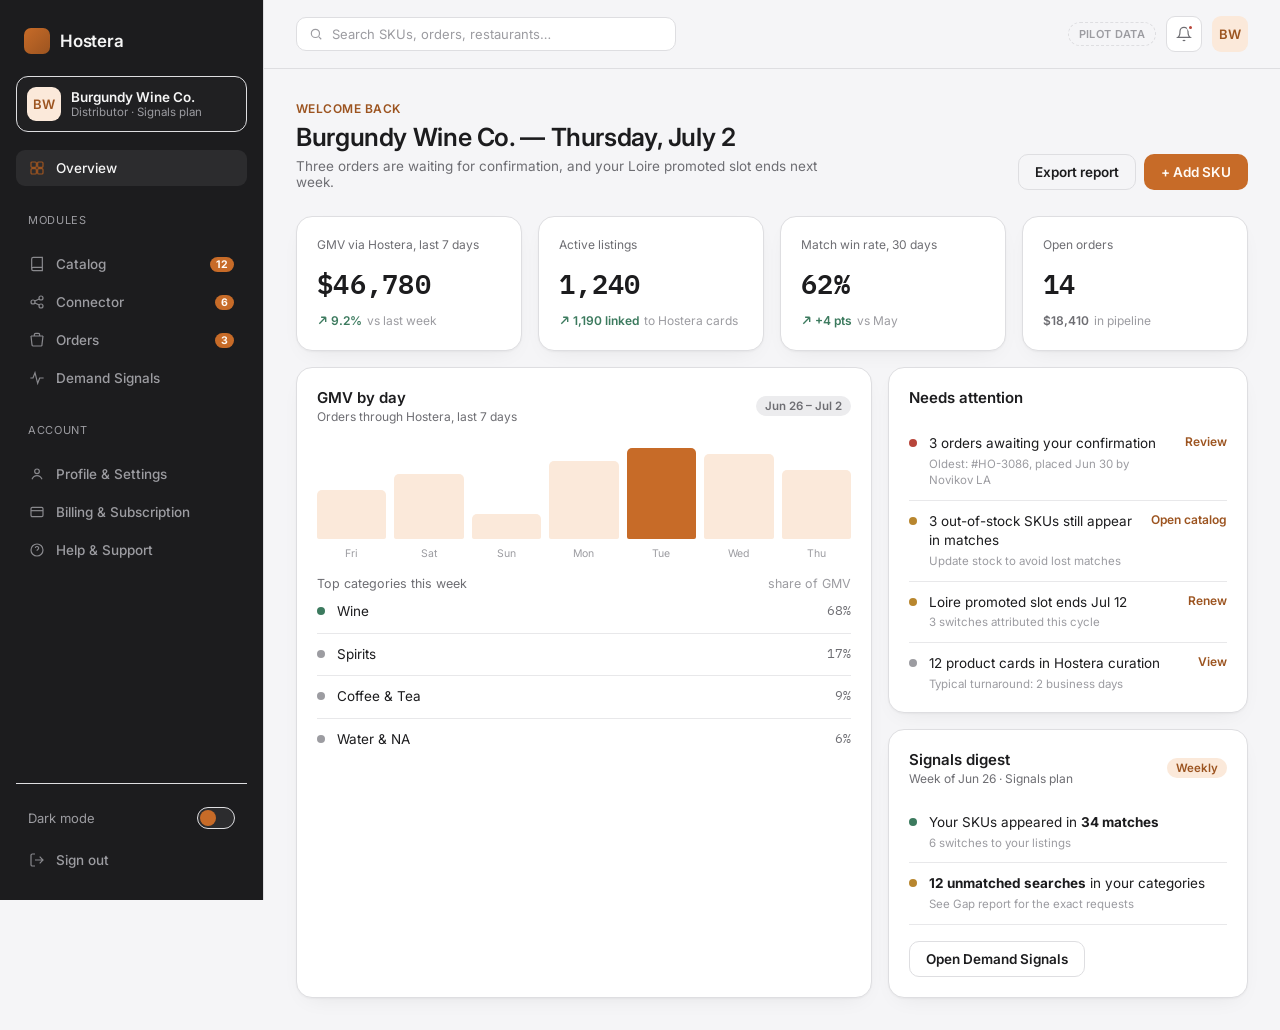
<file: distributor.html>
<!DOCTYPE html>
<html lang="en" data-theme="light">
<head>
<meta charset="UTF-8">
<meta name="viewport" content="width=device-width, initial-scale=1.0">
<title>Hostera — Distributor Cabinet</title>
<link rel="preconnect" href="https://fonts.googleapis.com">
<link rel="preconnect" href="https://fonts.gstatic.com" crossorigin>
<link href="https://fonts.googleapis.com/css2?family=Inter:wght@400;500;600;700&family=IBM+Plex+Mono:wght@400;500;600&display=swap" rel="stylesheet">
<link rel="icon" href="assets/img/favicon.svg" type="image/svg+xml">
<!-- PWA: единое приложение Hostera (манифест и service worker в корне) -->
<link rel="manifest" href="manifest.webmanifest">
<meta name="theme-color" media="(prefers-color-scheme: light)" content="#F5F5F7">
<meta name="theme-color" media="(prefers-color-scheme: dark)" content="#1C1C1E">
<meta name="mobile-web-app-capable" content="yes">
<meta name="apple-mobile-web-app-capable" content="yes">
<meta name="apple-mobile-web-app-status-bar-style" content="default">
<meta name="apple-mobile-web-app-title" content="Hostera">
<link rel="apple-touch-icon" href="assets/pwa/apple-touch-icon-180.png">
<script src="assets/js/pwa.js" defer></script>
<link rel="stylesheet" href="assets/css/distributor.css">
</head>
<body class="dist">

<a href="#distMain" class="dist-skip-link">Skip to content</a>

<div class="dist-shell">

  <!-- ===================== SIDEBAR ===================== -->
  <aside class="dist-sidebar">
    <div class="dist-brand"><span class="mark" aria-hidden="true"></span>Hostera</div>

    <div class="dist-account">
      <div class="avatar">BW</div>
      <div class="who">
        <p class="name">Burgundy Wine Co.</p>
        <p class="role">Distributor · Signals plan</p>
      </div>
    </div>

    <nav class="dist-nav" aria-label="Distributor cabinet">
      <button class="dist-navlink active" data-page="overview">
        <svg width="16" height="16" viewBox="0 0 24 24" fill="none" stroke="currentColor" stroke-width="1.8"><rect x="3" y="3" width="8" height="8" rx="1.5"/><rect x="13" y="3" width="8" height="8" rx="1.5"/><rect x="3" y="13" width="8" height="8" rx="1.5"/><rect x="13" y="13" width="8" height="8" rx="1.5"/></svg>
        Overview
      </button>

      <p class="dist-nav-label">Modules</p>

      <button class="dist-navlink" data-page="catalog">
        <svg width="16" height="16" viewBox="0 0 24 24" fill="none" stroke="currentColor" stroke-width="1.8"><path d="M4 19.5A2.5 2.5 0 016.5 17H20M4 19.5A2.5 2.5 0 006.5 22H20V2H6.5A2.5 2.5 0 004 4.5v15z"/></svg>
        Catalog
        <span class="badge">12</span>
      </button>
      <button class="dist-navlink" data-page="connector">
        <svg width="16" height="16" viewBox="0 0 24 24" fill="none" stroke="currentColor" stroke-width="1.8"><circle cx="6" cy="12" r="3"/><circle cx="18" cy="6" r="3"/><circle cx="18" cy="18" r="3"/><path d="M8.6 10.6L15.4 7.4M8.6 13.4l6.8 3.2"/></svg>
        Connector
        <span class="badge">6</span>
      </button>
      <button class="dist-navlink" data-page="orders">
        <svg width="16" height="16" viewBox="0 0 24 24" fill="none" stroke="currentColor" stroke-width="1.8"><path d="M3 6h18M3 6l1.5 13.5A2 2 0 006.5 21h11a2 2 0 002-2.5L21 6M8 6V4a2 2 0 012-2h4a2 2 0 012 2v2"/></svg>
        Orders
        <span class="badge">3</span>
      </button>
      <button class="dist-navlink" data-page="signals">
        <svg width="16" height="16" viewBox="0 0 24 24" fill="none" stroke="currentColor" stroke-width="1.8"><path d="M2 12h4l3-8 4 16 3-8h6"/></svg>
        Demand Signals
      </button>

      <p class="dist-nav-label">Account</p>

      <button class="dist-navlink" data-page="profile">
        <svg width="16" height="16" viewBox="0 0 24 24" fill="none" stroke="currentColor" stroke-width="1.8"><circle cx="12" cy="8" r="3.5"/><path d="M4.5 20c1.6-3.6 4.6-5.5 7.5-5.5s5.9 1.9 7.5 5.5"/></svg>
        Profile & Settings
      </button>
      <button class="dist-navlink" data-page="billing">
        <svg width="16" height="16" viewBox="0 0 24 24" fill="none" stroke="currentColor" stroke-width="1.8"><rect x="3" y="5" width="18" height="14" rx="2"/><path d="M3 10h18"/></svg>
        Billing & Subscription
      </button>
      <button class="dist-navlink" data-page="support">
        <svg width="16" height="16" viewBox="0 0 24 24" fill="none" stroke="currentColor" stroke-width="1.8"><circle cx="12" cy="12" r="9"/><path d="M9.5 9a2.5 2.5 0 015 .5c0 1.7-2.5 1.7-2.5 3.5M12 17h.01"/></svg>
        Help & Support
      </button>
    </nav>

    <div class="dist-sidebar-foot">
      <div class="dist-toggle">
        <span>Dark mode</span>
        <div class="dist-toggle-switch" id="themeToggle" role="switch" aria-checked="false" tabindex="0" aria-label="Toggle dark mode"><div class="knob"></div></div>
      </div>
      <a class="dist-navlink" href="index.html" style="text-decoration:none;">
        <svg width="16" height="16" viewBox="0 0 24 24" fill="none" stroke="currentColor" stroke-width="1.8"><path d="M9 21H5a2 2 0 01-2-2V5a2 2 0 012-2h4M16 17l5-5-5-5M21 12H9"/></svg>
        Sign out
      </a>
    </div>
  </aside>

  <!-- ===================== MAIN ===================== -->
  <div class="dist-main">

    <header class="dist-topbar">
      <div class="dist-search">
        <svg width="14" height="14" viewBox="0 0 24 24" fill="none" stroke="currentColor" stroke-width="2"><circle cx="11" cy="11" r="7"/><path d="M21 21l-4-4"/></svg>
        Search SKUs, orders, restaurants…
      </div>
      <div class="dist-topbar-right">
        <span class="dist-env-pill">Pilot data</span>
        <button class="dist-icon-btn" aria-label="Notifications">
          <svg width="16" height="16" viewBox="0 0 24 24" fill="none" stroke="currentColor" stroke-width="1.8"><path d="M18 8a6 6 0 00-12 0c0 7-3 9-3 9h18s-3-2-3-9"/><path d="M13.7 21a2 2 0 01-3.4 0"/></svg>
          <span class="dot"></span>
        </button>
        <div class="avatar" style="width:36px;height:36px;border-radius:9px;background:var(--dist-accent-soft);color:var(--dist-accent-ink);display:flex;align-items:center;justify-content:center;font-weight:600;font-size:13px;">BW</div>
      </div>
    </header>

    <main class="dist-content" id="distMain">

      <!-- ===================== OVERVIEW ===================== -->
      <section class="dist-page active" id="page-overview">
        <div class="dist-page-head">
          <div>
            <p class="dist-eyebrow">Welcome back</p>
            <h1 class="dist-h1">Burgundy Wine Co. — Thursday, July 2</h1>
            <p class="dist-h1-sub">Three orders are waiting for confirmation, and your Loire promoted slot ends next week.</p>
          </div>
          <div class="ds-flex ds-gap8">
            <button class="dsbtn dsbtn-line">Export report</button>
            <button class="dsbtn dsbtn-accent">+ Add SKU</button>
          </div>
        </div>

        <div class="dsgrid dsgrid-4 ds-mt16">
          <div class="dscard">
            <p class="ds-kpi-label">GMV via Hostera, last 7 days</p>
            <p class="ds-kpi-value mono">$46,780</p>
            <span class="ds-kpi-delta up">
              <svg width="11" height="11" viewBox="0 0 24 24" fill="none" stroke="currentColor" stroke-width="3"><path d="M5 19L19 5M19 5H9M19 5v10"/></svg>
              9.2% <span class="vs">vs last week</span>
            </span>
          </div>
          <div class="dscard">
            <p class="ds-kpi-label">Active listings</p>
            <p class="ds-kpi-value mono">1,240</p>
            <span class="ds-kpi-delta up">
              <svg width="11" height="11" viewBox="0 0 24 24" fill="none" stroke="currentColor" stroke-width="3"><path d="M5 19L19 5M19 5H9M19 5v10"/></svg>
              1,190 linked <span class="vs">to Hostera cards</span>
            </span>
          </div>
          <div class="dscard">
            <p class="ds-kpi-label">Match win rate, 30 days</p>
            <p class="ds-kpi-value mono">62%</p>
            <span class="ds-kpi-delta up">
              <svg width="11" height="11" viewBox="0 0 24 24" fill="none" stroke="currentColor" stroke-width="3"><path d="M5 19L19 5M19 5H9M19 5v10"/></svg>
              +4 pts <span class="vs">vs May</span>
            </span>
          </div>
          <div class="dscard">
            <p class="ds-kpi-label">Open orders</p>
            <p class="ds-kpi-value mono">14</p>
            <span class="ds-kpi-delta up" style="color:var(--dist-ink-soft);">
              $18,410 <span class="vs">in pipeline</span>
            </span>
          </div>
        </div>

        <div class="dsgrid ds-mt16" style="grid-template-columns:1.6fr 1fr;">
          <div class="dscard">
            <div class="ds-panel-title">
              <div><h3>GMV by day</h3><p class="sub">Orders through Hostera, last 7 days</p></div>
              <span class="ds-pill neutral">Jun 26 – Jul 2</span>
            </div>
            <div class="ds-barchart" role="img" aria-label="Bar chart of daily GMV, peaking Tuesday at $9,400">
              <div class="bar"><div class="fill" style="height:44%"></div><span class="lbl">Fri</span></div>
              <div class="bar"><div class="fill" style="height:58%"></div><span class="lbl">Sat</span></div>
              <div class="bar"><div class="fill" style="height:22%"></div><span class="lbl">Sun</span></div>
              <div class="bar"><div class="fill" style="height:70%"></div><span class="lbl">Mon</span></div>
              <div class="bar is-peak"><div class="fill" style="height:100%"></div><span class="lbl">Tue</span></div>
              <div class="bar"><div class="fill" style="height:76%"></div><span class="lbl">Wed</span></div>
              <div class="bar"><div class="fill" style="height:62%"></div><span class="lbl">Thu</span></div>
            </div>
            <div class="ds-flex ds-spread ds-mt16">
              <p class="ds-t-sm ds-t-soft ds-mb0" style="margin:0;">Top categories this week</p>
              <p class="ds-t-sm ds-t-faint" style="margin:0;">share of GMV</p>
            </div>
            <div class="ds-alert-row"><span class="ds-alert-dot good"></span><div class="ds-alert-text" style="flex:1;"><p>Wine</p></div><span class="mono ds-t-sm ds-t-soft">68%</span></div>
            <div class="ds-alert-row"><span class="ds-alert-dot neutral"></span><div class="ds-alert-text" style="flex:1;"><p>Spirits</p></div><span class="mono ds-t-sm ds-t-soft">17%</span></div>
            <div class="ds-alert-row"><span class="ds-alert-dot neutral"></span><div class="ds-alert-text" style="flex:1;"><p>Coffee & Tea</p></div><span class="mono ds-t-sm ds-t-soft">9%</span></div>
            <div class="ds-alert-row"><span class="ds-alert-dot neutral"></span><div class="ds-alert-text" style="flex:1;"><p>Water & NA</p></div><span class="mono ds-t-sm ds-t-soft">6%</span></div>
          </div>

          <div style="display:flex;flex-direction:column;gap:16px;">
            <div class="dscard">
              <div class="ds-panel-title"><div><h3>Needs attention</h3></div></div>
              <div class="ds-alert-row">
                <span class="ds-alert-dot bad"></span>
                <div class="ds-alert-text"><p>3 orders awaiting your confirmation</p><p class="meta">Oldest: #HO-3086, placed Jun 30 by Novikov LA</p></div>
                <span class="ds-alert-cta">Review</span>
              </div>
              <div class="ds-alert-row">
                <span class="ds-alert-dot warn"></span>
                <div class="ds-alert-text"><p>3 out-of-stock SKUs still appear in matches</p><p class="meta">Update stock to avoid lost matches</p></div>
                <span class="ds-alert-cta">Open catalog</span>
              </div>
              <div class="ds-alert-row">
                <span class="ds-alert-dot warn"></span>
                <div class="ds-alert-text"><p>Loire promoted slot ends Jul 12</p><p class="meta">3 switches attributed this cycle</p></div>
                <span class="ds-alert-cta">Renew</span>
              </div>
              <div class="ds-alert-row">
                <span class="ds-alert-dot neutral"></span>
                <div class="ds-alert-text"><p>12 product cards in Hostera curation</p><p class="meta">Typical turnaround: 2 business days</p></div>
                <span class="ds-alert-cta">View</span>
              </div>
            </div>

            <div class="dscard">
              <div class="ds-panel-title">
                <div><h3>Signals digest</h3><p class="sub">Week of Jun 26 · Signals plan</p></div>
                <span class="ds-pill accent">Weekly</span>
              </div>
              <div class="ds-alert-row"><span class="ds-alert-dot good"></span><div class="ds-alert-text"><p>Your SKUs appeared in <strong>34 matches</strong></p><p class="meta">6 switches to your listings</p></div></div>
              <div class="ds-alert-row"><span class="ds-alert-dot warn"></span><div class="ds-alert-text"><p><strong>12 unmatched searches</strong> in your categories</p><p class="meta">See Gap report for the exact requests</p></div></div>
              <button class="dsbtn dsbtn-line ds-mt16" data-goto="signals">Open Demand Signals</button>
            </div>
          </div>
        </div>
      </section>

      <!-- ===================== CATALOG ===================== -->
      <section class="dist-page" id="page-catalog">
        <div class="dist-page-head">
          <div>
            <p class="dist-eyebrow">Module · Hybrid catalog</p>
            <h1 class="dist-h1">Catalog</h1>
            <p class="dist-h1-sub">You own SKUs, prices and stock. Hostera curates the product cards restaurants see — linked SKUs get full weight in Connector matching.</p>
          </div>
          <div class="ds-flex ds-gap8">
            <button class="dsbtn dsbtn-line">Import CSV</button>
            <button class="dsbtn dsbtn-accent">Publish updates</button>
          </div>
        </div>

        <div class="dsgrid dsgrid-4">
          <div class="dscard"><p class="ds-kpi-label">Total SKUs</p><p class="ds-kpi-value mono">1,240</p></div>
          <div class="dscard"><p class="ds-kpi-label">Linked to Hostera cards</p><p class="ds-kpi-value mono">1,190</p><div class="ds-progress good ds-mt8" role="img" aria-label="96 percent linked"><span style="width:96%"></span></div></div>
          <div class="dscard"><p class="ds-kpi-label">In curation</p><p class="ds-kpi-value mono">12</p><span class="ds-kpi-delta" style="color:var(--dist-ink-soft);">Hostera is editing cards</span></div>
          <div class="dscard"><p class="ds-kpi-label">Unlinked</p><p class="ds-kpi-value mono">38</p><span class="ds-kpi-delta" style="color:var(--dist-ink-soft);">Reduced match weight</span></div>
        </div>

        <div class="ds-module-tabs ds-mt16">
          <span class="ds-module-tab active" data-tab-target="all">All SKUs</span>
          <span class="ds-module-tab" data-tab-target="curation">In curation (12)</span>
          <span class="ds-module-tab" data-tab-target="unlinked">Unlinked (38)</span>
        </div>

        <div data-tab-panel="all">
          <div class="dscard">
            <table class="dstable">
              <thead><tr><th>SKU</th><th>Product</th><th>Category</th><th>Price</th><th>Stock</th><th>Card status</th></tr></thead>
              <tbody>
                <tr><td class="ds-cell-strong mono">BW-0141</td><td class="ds-cell-strong">Pascal Cotat "La Grande Côte", Sancerre 2020</td><td class="ds-cell-soft">Wine · Loire</td><td class="mono">$112 / btl</td><td class="mono">14 cs</td><td><span class="ds-pill good">Linked</span></td></tr>
                <tr><td class="ds-cell-strong mono">BW-0187</td><td class="ds-cell-strong">Domaine Daniel Chotard, Sancerre 2021</td><td class="ds-cell-soft">Wine · Loire</td><td class="mono">$74 / btl</td><td class="mono">22 cs</td><td><span class="ds-pill good">Linked</span></td></tr>
                <tr><td class="ds-cell-strong mono">BW-0322</td><td class="ds-cell-strong">Ceretto Barolo "Brunate" 2019</td><td class="ds-cell-soft">Wine · Piedmont</td><td class="mono">$148 / btl</td><td class="mono">6 cs</td><td><span class="ds-pill good">Linked</span></td></tr>
                <tr><td class="ds-cell-strong mono">BW-0409</td><td class="ds-cell-strong">Sandhi Chardonnay, Sta. Rita Hills 2022</td><td class="ds-cell-soft">Wine · California</td><td class="mono">$58 / btl</td><td class="mono">30 cs</td><td><span class="ds-pill good">Linked</span></td></tr>
                <tr><td class="ds-cell-strong mono">SP-0071</td><td class="ds-cell-strong">Kanro 12 Year, Japanese single malt</td><td class="ds-cell-soft">Spirits · Whisky</td><td class="mono">$210 / btl</td><td class="mono">4 cs</td><td><span class="ds-pill good">Linked</span></td></tr>
                <tr><td class="ds-cell-strong mono">SP-0064</td><td class="ds-cell-strong">Cielo Roto Ensamble, mezcal artesanal</td><td class="ds-cell-soft">Spirits · Agave</td><td class="mono">$86 / btl</td><td class="mono">9 cs</td><td><span class="ds-pill warn">In curation</span></td></tr>
                <tr><td class="ds-cell-strong mono">CF-0012</td><td class="ds-cell-strong">Canyon Bloom Gesha espresso, 5 lb</td><td class="ds-cell-soft">Coffee & Tea</td><td class="mono">$92 / bag</td><td class="mono">18</td><td><span class="ds-pill warn">In curation</span></td></tr>
                <tr><td class="ds-cell-strong mono">WT-0007</td><td class="ds-cell-strong">Sierra Vell sparkling mineral, 12 × 750 ml</td><td class="ds-cell-soft">Water & NA</td><td class="mono">$34 / cs</td><td class="mono">120 cs</td><td><span class="ds-pill good">Linked</span></td></tr>
                <tr><td class="ds-cell-strong mono">WT-0011</td><td class="ds-cell-strong">Fleur Zéro, non-alc sparkling rosé</td><td class="ds-cell-soft">Water & NA</td><td class="mono">$41 / cs</td><td class="mono ds-t-bad">0</td><td><span class="ds-pill neutral">Unlinked</span></td></tr>
              </tbody>
            </table>
          </div>
          <p class="ds-t-sm ds-t-faint ds-mt8">Showing 9 of 1,240 SKUs · demo slice. <!-- TODO: backend — paginated SKU list, search, category filter --></p>
        </div>

        <div data-tab-panel="curation" style="display:none;">
          <div class="dscard">
            <div class="ds-panel-title"><div><h3>Cards being curated by Hostera</h3><p class="sub">Your SKU data stays yours; Hostera edits the card restaurants see — imagery, tasting notes, provenance fields.</p></div></div>
            <div class="ds-alert-row"><span class="ds-alert-dot warn"></span><div class="ds-alert-text"><p>Cielo Roto Ensamble, mezcal artesanal</p><p class="meta">Submitted Jun 30 · tasting notes in review</p></div><span class="ds-pill warn">In curation</span></div>
            <div class="ds-alert-row"><span class="ds-alert-dot warn"></span><div class="ds-alert-text"><p>Canyon Bloom Gesha espresso, 5 lb</p><p class="meta">Submitted Jul 1 · roaster profile requested</p></div><span class="ds-pill warn">In curation</span></div>
            <div class="ds-alert-row"><span class="ds-alert-dot neutral"></span><div class="ds-alert-text"><p>10 more cards</p><p class="meta">Typical turnaround: 2 business days</p></div></div>
          </div>
        </div>

        <div data-tab-panel="unlinked" style="display:none;">
          <div class="dscard">
            <div class="ds-panel-title"><div><h3>Unlinked SKUs</h3><p class="sub">Not yet mapped to a Hostera curated card. They still list, but carry reduced weight in Connector matching.</p></div><button class="dsbtn dsbtn-accent dsbtn-sm">Request linking</button></div>
            <div class="ds-alert-row"><span class="ds-alert-dot neutral"></span><div class="ds-alert-text"><p>Fleur Zéro, non-alc sparkling rosé</p><p class="meta">No matching card in the Hostera base yet — a new card will be created on linking</p></div></div>
            <div class="ds-alert-row"><span class="ds-alert-dot neutral"></span><div class="ds-alert-text"><p>37 more SKUs</p><p class="meta">Mostly private-label dry goods</p></div></div>
            <!-- TODO: backend — SKU↔curated-card linking flow; this mapping is the primary entity for the future
                 two-way base connect (Hostera curated card base ↔ distributor databases). -->
          </div>
        </div>
      </section>

      <!-- ===================== CONNECTOR ===================== -->
      <section class="dist-page" id="page-connector">
        <div class="dist-page-head">
          <div>
            <p class="dist-eyebrow">Module · Demand side of the bridge</p>
            <h1 class="dist-h1">Connector</h1>
            <p class="dist-h1-sub">When a restaurant 86's an item, Hostera matches your linked SKUs against it. Leads land here; restaurants stay anonymous until they act on your listing.</p>
          </div>
          <button class="dsbtn dsbtn-line">Matching rules</button>
        </div>

        <div class="ds-module-tabs">
          <span class="ds-module-tab active" data-tab-target="leads">Leads (6)</span>
          <span class="ds-module-tab" data-tab-target="promoted">Promoted placements</span>
        </div>

        <div data-tab-panel="leads">
          <div class="dsgrid dsgrid-3">
            <div class="dscard"><p class="ds-kpi-label">Match appearances, 7 days</p><p class="ds-kpi-value mono">34</p></div>
            <div class="dscard"><p class="ds-kpi-label">Switches to your SKUs</p><p class="ds-kpi-value mono">6</p><span class="ds-kpi-delta up"><svg width="11" height="11" viewBox="0 0 24 24" fill="none" stroke="currentColor" stroke-width="3"><path d="M5 19L19 5M19 5H9M19 5v10"/></svg>+2 <span class="vs">vs last week</span></span></div>
            <div class="dscard"><p class="ds-kpi-label">Availability requests pending</p><p class="ds-kpi-value mono">2</p></div>
          </div>

          <div class="ds-mt16">
            <div class="ds-lead-row">
              <div class="ds-score event">
                <svg width="16" height="16" viewBox="0 0 24 24" fill="none" stroke="currentColor" stroke-width="2"><path d="M20 6L9 17l-5-5"/></svg>
              </div>
              <div style="flex:1;min-width:0;">
                <p style="margin:0;font-weight:600;font-size:13.5px;">Novikov LA switched to your Pascal Cotat "La Grande Côte" Sancerre 2020</p>
                <p class="ds-t-sm ds-t-soft" style="margin:3px 0 0;">Replacing a Domaine Vacheron stock-out · matched at 96% · likely standing volume ~2 cs / week</p>
              </div>
              <span class="ds-pill good">Won match</span>
              <button class="dsbtn dsbtn-line dsbtn-sm">View SKU</button>
            </div>

            <div class="ds-lead-row">
              <div class="ds-score">96%</div>
              <div style="flex:1;min-width:0;">
                <p style="margin:0;font-weight:600;font-size:13.5px;">Availability request · Kanro 12 Year, Japanese single malt</p>
                <p class="ds-t-sm ds-t-soft" style="margin:3px 0 0;">Tasting menu · DTLA · wants 2 cs before Jul 10 · stock on file: 4 cs</p>
              </div>
              <span class="ds-pill warn">Respond by Jul 4</span>
              <button class="dsbtn dsbtn-accent dsbtn-sm" data-confirm-availability>Confirm availability</button>
            </div>

            <div class="ds-lead-row">
              <div class="ds-score">92%</div>
              <div style="flex:1;min-width:0;">
                <p style="margin:0;font-weight:600;font-size:13.5px;">Availability request · Sierra Vell sparkling mineral, 12 × 750 ml</p>
                <p class="ds-t-sm ds-t-soft" style="margin:3px 0 0;">Fine dining · Newport Beach · recurring weekly volume, 10 cs</p>
              </div>
              <span class="ds-pill warn">Respond by Jul 5</span>
              <button class="dsbtn dsbtn-accent dsbtn-sm" data-confirm-availability>Confirm availability</button>
            </div>

            <div class="ds-lead-row">
              <div class="ds-score mid">78%</div>
              <div style="flex:1;min-width:0;">
                <p style="margin:0;font-weight:600;font-size:13.5px;">Your Domaine Daniel Chotard Sancerre appeared in a match</p>
                <p class="ds-t-sm ds-t-soft" style="margin:3px 0 0;">Fine dining · West Hollywood · shown at 78% · no action yet</p>
              </div>
              <span class="ds-pill neutral">Appeared</span>
            </div>

            <div class="ds-lead-row">
              <div class="ds-score low">L</div>
              <div style="flex:1;min-width:0;">
                <p style="margin:0;font-weight:600;font-size:13.5px;">Lost match · Chablis 1er Cru category</p>
                <p class="ds-t-sm ds-t-soft" style="margin:3px 0 0;">Contemporary · Santa Monica · lost on price, your listing was $9 above the accepted match</p>
              </div>
              <span class="ds-pill bad">Lost on price</span>
              <button class="dsbtn dsbtn-line dsbtn-sm" data-goto="signals">Win / Loss</button>
            </div>

            <div class="ds-lead-row">
              <div class="ds-score low">L</div>
              <div style="flex:1;min-width:0;">
                <p style="margin:0;font-weight:600;font-size:13.5px;">Lost match · Espresso, single-origin</p>
                <p class="ds-t-sm ds-t-soft" style="margin:3px 0 0;">Bistro · Pasadena · Canyon Bloom was out of stock at match time</p>
              </div>
              <span class="ds-pill bad">Out of stock</span>
              <button class="dsbtn dsbtn-line dsbtn-sm" data-goto="catalog">Update stock</button>
            </div>
          </div>
        </div>

        <div data-tab-panel="promoted" style="display:none;">
          <div class="dsgrid dsgrid-2">
            <div class="dscard">
              <div class="ds-panel-title">
                <div><h3>Active placements</h3><p class="sub">Featured slots by category · flat weekly rate, no auction</p></div>
                <span class="ds-pill accent">2 of 2 plan slots in use</span>
              </div>
              <table class="dstable">
                <thead><tr><th>Category slot</th><th>Territory</th><th>Ends</th><th>Attributed</th><th>Status</th></tr></thead>
                <tbody>
                  <tr><td class="ds-cell-strong">Wine · Loire</td><td class="ds-cell-soft">LA County</td><td class="ds-cell-soft">Jul 12</td><td class="mono">210 views · 3 switches</td><td><span class="ds-pill good">Active</span></td></tr>
                  <tr><td class="ds-cell-strong">Spirits · Agave</td><td class="ds-cell-soft">LA Westside</td><td class="ds-cell-soft">Jul 19</td><td class="mono">86 views · 1 switch</td><td><span class="ds-pill good">Active</span></td></tr>
                </tbody>
              </table>
            </div>
            <div class="dscard">
              <div class="ds-panel-title"><div><h3>Available slots</h3><p class="sub">One distributor per category per territory per week</p></div></div>
              <div class="ds-alert-row"><span class="ds-alert-dot neutral"></span><div class="ds-alert-text"><p>Coffee & Tea · LA County</p><p class="meta">$90 / week</p></div><button class="dsbtn dsbtn-line dsbtn-sm" style="margin-left:auto;">Book slot</button></div>
              <div class="ds-alert-row"><span class="ds-alert-dot neutral"></span><div class="ds-alert-text"><p>Water & NA · Orange County</p><p class="meta">$90 / week</p></div><button class="dsbtn dsbtn-line dsbtn-sm" style="margin-left:auto;">Book slot</button></div>
              <div class="ds-alert-row"><span class="ds-alert-dot neutral"></span><div class="ds-alert-text"><p>Wine · California · San Diego</p><p class="meta">$90 / week · high demand territory</p></div><button class="dsbtn dsbtn-line dsbtn-sm" style="margin-left:auto;">Book slot</button></div>
            </div>
          </div>
          <div class="dscard ds-mt16" style="box-shadow:none;background:var(--dist-bg-sunken);border-style:dashed;">
            <p class="ds-t-sm ds-t-soft" style="margin:0;line-height:1.6;"><strong style="color:var(--dist-ink);">How Featured works.</strong> Promoted placements never alter match scores. Your listing is shown first among matches of the same score tier, with a quiet <span class="ds-pill accent" style="margin:0 2px;">Featured</span> pill on the restaurant side. Match integrity is what makes restaurants trust the switch button — and what makes your slot worth buying.</p>
          </div>
        </div>
      </section>

      <!-- ===================== ORDERS ===================== -->
      <section class="dist-page" id="page-orders">
        <div class="dist-page-head">
          <div>
            <p class="dist-eyebrow">Module</p>
            <h1 class="dist-h1">Orders</h1>
            <p class="dist-h1-sub">Orders restaurants place through Hostera Procurement. Statuses you set here are what the restaurant sees. Delivery stays on your own trucks and schedule.</p>
          </div>
          <span class="ds-pill neutral">Platform fee 1.5% · waived during pilot</span>
        </div>

        <div class="ds-module-tabs">
          <span class="ds-module-tab active" data-tab-target="pipeline">Pipeline (14)</span>
          <span class="ds-module-tab" data-tab-target="history">History</span>
        </div>

        <div data-tab-panel="pipeline">
          <div class="dscard">
            <table class="dstable">
              <thead><tr><th>Order</th><th>Restaurant</th><th>Items</th><th>Total</th><th>Requested for</th><th>Status</th><th></th></tr></thead>
              <tbody>
                <tr>
                  <td class="ds-cell-strong mono">#HO-3095</td><td>Meridian, DTLA</td><td class="ds-cell-soft">9 line items</td><td class="mono">$3,660</td><td class="ds-cell-soft">Jul 6</td>
                  <td data-order-status><span class="ds-pill warn">New</span></td>
                  <td><button class="dsbtn dsbtn-accent dsbtn-sm" data-confirm-order>Confirm</button></td>
                </tr>
                <tr>
                  <td class="ds-cell-strong mono">#HO-3091</td><td>Novikov LA</td><td class="ds-cell-soft">12 line items</td><td class="mono">$4,820</td><td class="ds-cell-soft">Jul 2</td>
                  <td data-order-status><span class="ds-pill warn">New</span></td>
                  <td><button class="dsbtn dsbtn-accent dsbtn-sm" data-confirm-order>Confirm</button></td>
                </tr>
                <tr>
                  <td class="ds-cell-strong mono">#HO-3086</td><td>Novikov LA</td><td class="ds-cell-soft">4 line items</td><td class="mono">$2,210</td><td class="ds-cell-soft">Jul 3</td>
                  <td data-order-status><span class="ds-pill warn">New</span></td>
                  <td><button class="dsbtn dsbtn-accent dsbtn-sm" data-confirm-order>Confirm</button></td>
                </tr>
                <tr>
                  <td class="ds-cell-strong mono">#HO-3079</td><td>Casa Vela, Santa Monica</td><td class="ds-cell-soft">7 line items</td><td class="mono">$2,940</td><td class="ds-cell-soft">Jul 5</td>
                  <td><span class="ds-pill good">Confirmed</span></td>
                  <td><button class="dsbtn dsbtn-line dsbtn-sm">Mark in transit</button></td>
                </tr>
                <tr>
                  <td class="ds-cell-strong mono">#HO-3072</td><td>Lumen & Oak, Pasadena</td><td class="ds-cell-soft">5 line items</td><td class="mono">$1,780</td><td class="ds-cell-soft">Jul 2</td>
                  <td><span class="ds-pill good">In transit</span></td>
                  <td><button class="dsbtn dsbtn-line dsbtn-sm">Mark fulfilled</button></td>
                </tr>
                <tr>
                  <td class="ds-cell-strong mono">#HO-3068</td><td>The Anchor Room, Newport Beach</td><td class="ds-cell-soft">11 line items</td><td class="mono">$4,120</td><td class="ds-cell-soft">Jul 1</td>
                  <td><span class="ds-pill good">In transit</span></td>
                  <td><button class="dsbtn dsbtn-line dsbtn-sm">Mark fulfilled</button></td>
                </tr>
              </tbody>
            </table>
          </div>
          <p class="ds-t-sm ds-t-faint ds-mt8">Statuses sync to the restaurant's Procurement module. <!-- TODO: backend — order status webhooks to Segment 2 Procurement --></p>
        </div>

        <div data-tab-panel="history" style="display:none;">
          <div class="dscard">
            <table class="dstable">
              <thead><tr><th>Order</th><th>Restaurant</th><th>Total</th><th>Fulfilled</th></tr></thead>
              <tbody>
                <tr><td class="ds-cell-strong mono">#HO-3064</td><td>Solana Cove, San Diego</td><td class="mono">$2,380</td><td class="ds-cell-soft">Jun 28</td></tr>
                <tr><td class="ds-cell-strong mono">#HO-3057</td><td>Novikov LA</td><td class="mono">$5,240</td><td class="ds-cell-soft">Jun 26</td></tr>
                <tr><td class="ds-cell-strong mono">#HO-3049</td><td>Meridian, DTLA</td><td class="mono">$1,960</td><td class="ds-cell-soft">Jun 24</td></tr>
              </tbody>
            </table>
          </div>
        </div>
      </section>

      <!-- ===================== DEMAND SIGNALS ===================== -->
      <section class="dist-page" id="page-signals">
        <div class="dist-page-head">
          <div>
            <p class="dist-eyebrow">Module · Demand intelligence</p>
            <h1 class="dist-h1">Demand Signals</h1>
            <p class="dist-h1-sub">What LA-area restaurants are searching, missing, and switching to — from live Connector activity. Aggregated and anonymized; restaurants are named only when they act on your listings.</p>
          </div>
          <span class="ds-pill accent">Signals plan · weekly refresh</span>
        </div>

        <div class="ds-module-tabs">
          <span class="ds-module-tab active" data-tab-target="demand">Search demand</span>
          <span class="ds-module-tab" data-tab-target="gaps">Gap report</span>
          <span class="ds-module-tab" data-tab-target="winloss">Win / Loss</span>
          <span class="ds-module-tab" data-tab-target="intel">Market Intelligence</span>
        </div>

        <div data-tab-panel="demand">
          <div class="ds-flex ds-gap8" style="flex-wrap:wrap;margin-bottom:16px;">
            <span class="ds-pill accent">LA Westside · 41</span>
            <span class="ds-pill neutral">DTLA · 33</span>
            <span class="ds-pill neutral">South Bay · 12</span>
            <span class="ds-pill neutral">Orange County · 18</span>
            <span class="ds-pill neutral">San Diego · 9</span>
            <span class="ds-t-sm ds-t-faint" style="margin-left:4px;">restaurant searches this week, your categories</span>
          </div>

          <div class="dsgrid" style="grid-template-columns:1.5fr 1fr;">
            <div class="dscard">
              <div class="ds-panel-title"><div><h3>Search volume, your categories</h3><p class="sub">Weekly Connector searches · trailing 8 weeks · LA + OC + SD</p></div></div>
              <div class="ds-barchart" role="img" aria-label="Bar chart of weekly search volume rising from 61 to 113 over eight weeks">
                <div class="bar"><div class="fill" style="height:54%"></div><span class="lbl">May 8</span></div>
                <div class="bar"><div class="fill" style="height:49%"></div><span class="lbl">May 15</span></div>
                <div class="bar"><div class="fill" style="height:60%"></div><span class="lbl">May 22</span></div>
                <div class="bar"><div class="fill" style="height:66%"></div><span class="lbl">May 29</span></div>
                <div class="bar"><div class="fill" style="height:72%"></div><span class="lbl">Jun 5</span></div>
                <div class="bar"><div class="fill" style="height:78%"></div><span class="lbl">Jun 12</span></div>
                <div class="bar"><div class="fill" style="height:88%"></div><span class="lbl">Jun 19</span></div>
                <div class="bar is-peak"><div class="fill" style="height:100%"></div><span class="lbl">Jun 26</span></div>
              </div>
            </div>
            <div class="dscard">
              <div class="ds-panel-title"><div><h3>Trending subcategories</h3><p class="sub">Search growth, 30 days</p></div></div>
              <div class="ds-alert-row"><span class="ds-alert-dot good"></span><div class="ds-alert-text" style="flex:1;"><p>Wine · Loire whites</p></div><span class="mono ds-t-sm ds-t-good">+24%</span></div>
              <div class="ds-alert-row"><span class="ds-alert-dot good"></span><div class="ds-alert-text" style="flex:1;"><p>Spirits · Agave, sipping tier</p></div><span class="mono ds-t-sm ds-t-good">+18%</span></div>
              <div class="ds-alert-row"><span class="ds-alert-dot good"></span><div class="ds-alert-text" style="flex:1;"><p>Coffee · Single-origin espresso</p></div><span class="mono ds-t-sm ds-t-good">+11%</span></div>
              <div class="ds-alert-row"><span class="ds-alert-dot good"></span><div class="ds-alert-text" style="flex:1;"><p>Water & NA · Sparkling NA</p></div><span class="mono ds-t-sm ds-t-good">+9%</span></div>
              <div class="ds-alert-row"><span class="ds-alert-dot neutral"></span><div class="ds-alert-text" style="flex:1;"><p>Wine · Napa Cabernet</p></div><span class="mono ds-t-sm ds-t-soft">−3%</span></div>
            </div>
          </div>
          <p class="ds-t-sm ds-t-faint ds-mt8">Platform categories span Produce, Seafood, Meat, Dairy & Cheese, Wine, Spirits, Coffee & Tea, Water & NA, and Dry Goods — you see the categories you serve.</p>
        </div>

        <div data-tab-panel="gaps" style="display:none;">
          <div class="dscard">
            <div class="ds-panel-title">
              <div><h3>Unmatched searches in your categories</h3><p class="sub">Restaurants searched — no connected distributor could supply. Direct restock signals.</p></div>
              <span class="ds-pill warn">12 this week</span>
            </div>
            <div class="ds-lead-row">
              <div class="ds-score mid">7×</div>
              <div style="flex:1;min-width:0;">
                <p style="margin:0;font-weight:600;font-size:13.5px;">Skin-contact Ribolla Gialla</p>
                <p class="ds-t-sm ds-t-soft" style="margin:3px 0 0;">7 searches · 4 restaurants · LA Westside & DTLA · 0 matches platform-wide</p>
              </div>
              <button class="dsbtn dsbtn-accent dsbtn-sm" data-goto="catalog">Add matching SKU</button>
            </div>
            <div class="ds-lead-row">
              <div class="ds-score mid">5×</div>
              <div style="flex:1;min-width:0;">
                <p style="margin:0;font-weight:600;font-size:13.5px;">Non-alc sparkling rosé, by-the-glass tier</p>
                <p class="ds-t-sm ds-t-soft" style="margin:3px 0 0;">5 searches · 3 restaurants · you hold a matching SKU at 0 stock (Fleur Zéro)</p>
              </div>
              <button class="dsbtn dsbtn-accent dsbtn-sm" data-goto="catalog">Restock & link</button>
            </div>
            <div class="ds-lead-row">
              <div class="ds-score mid">4×</div>
              <div style="flex:1;min-width:0;">
                <p style="margin:0;font-weight:600;font-size:13.5px;">Mezcal ensamble, ceremonial tier</p>
                <p class="ds-t-sm ds-t-soft" style="margin:3px 0 0;">4 searches · Orange County · your Cielo Roto card is still in curation</p>
              </div>
              <button class="dsbtn dsbtn-line dsbtn-sm" data-goto="catalog">Check curation</button>
            </div>
            <div class="ds-lead-row">
              <div class="ds-score mid">3×</div>
              <div style="flex:1;min-width:0;">
                <p style="margin:0;font-weight:600;font-size:13.5px;">Single-farm Gesha, competition lot</p>
                <p class="ds-t-sm ds-t-soft" style="margin:3px 0 0;">3 searches · Pasadena & DTLA · adjacent to your Canyon Bloom listing</p>
              </div>
              <button class="dsbtn dsbtn-line dsbtn-sm" data-goto="catalog">View SKU</button>
            </div>
          </div>
        </div>

        <div data-tab-panel="winloss" style="display:none;">
          <div class="dsgrid dsgrid-3">
            <div class="dscard"><p class="ds-kpi-label">Matches with your SKUs, 30 days</p><p class="ds-kpi-value mono">131</p></div>
            <div class="dscard"><p class="ds-kpi-label">Won</p><p class="ds-kpi-value mono ds-t-good">81</p><span class="ds-kpi-delta" style="color:var(--dist-ink-soft);">62% win rate</span></div>
            <div class="dscard"><p class="ds-kpi-label">Lost</p><p class="ds-kpi-value mono ds-t-bad">50</p><span class="ds-kpi-delta" style="color:var(--dist-ink-soft);">31 on price · 14 on stock · 5 on match</span></div>
          </div>
          <div class="dscard ds-mt16">
            <table class="dstable">
              <thead><tr><th>Match event</th><th>Category</th><th>Outcome</th><th>Reason</th></tr></thead>
              <tbody>
                <tr><td class="ds-cell-strong">Sancerre replacement · Novikov LA</td><td class="ds-cell-soft">Wine · Loire</td><td><span class="ds-pill good">Won</span></td><td class="ds-cell-soft">Highest match score, 96%</td></tr>
                <tr><td class="ds-cell-strong">Chablis 1er Cru · Santa Monica</td><td class="ds-cell-soft">Wine · Burgundy</td><td><span class="ds-pill bad">Lost</span></td><td class="ds-cell-soft">Price · $9 above accepted listing</td></tr>
                <tr><td class="ds-cell-strong">Single-origin espresso · Pasadena</td><td class="ds-cell-soft">Coffee & Tea</td><td><span class="ds-pill bad">Lost</span></td><td class="ds-cell-soft">Out of stock at match time</td></tr>
                <tr><td class="ds-cell-strong">Sparkling mineral · Newport Beach</td><td class="ds-cell-soft">Water & NA</td><td><span class="ds-pill good">Won</span></td><td class="ds-cell-soft">Featured slot + equal score tier</td></tr>
                <tr><td class="ds-cell-strong">Barolo by-the-glass · DTLA</td><td class="ds-cell-soft">Wine · Piedmont</td><td><span class="ds-pill bad">Lost</span></td><td class="ds-cell-soft">Lower match score, 71% vs 88%</td></tr>
              </tbody>
            </table>
            <p class="ds-t-sm ds-t-faint ds-mt8">Restaurants are named only where they switched to your SKU or placed an order with you.</p>
          </div>
        </div>

        <div data-tab-panel="intel" style="display:none;">
          <div class="ds-lock-card">
            <div class="lock-icon">
              <svg width="17" height="17" viewBox="0 0 24 24" fill="none" stroke="currentColor" stroke-width="1.8"><rect x="4" y="11" width="16" height="10" rx="2"/><path d="M8 11V7a4 4 0 018 0v4"/></svg>
            </div>
            <h3 style="margin:0 0 8px;font-size:16px;font-weight:600;color:var(--dist-ink);">Market Intelligence</h3>
            <p class="ds-t-sm ds-t-soft" style="margin:0 0 16px;max-width:620px;line-height:1.6;">Daily SKU-level demand, price benchmarking against the anonymized LA market (see where each listing sits by percentile), waste-derived insights — like recurring 20% trim loss in a category signaling demand for smaller pack formats — quarterly demand forecast, and CSV / API export.</p>
            <div class="ds-flex ds-gap8">
              <button class="dsbtn dsbtn-accent" data-goto="billing">Upgrade to Market Intelligence</button>
              <span class="ds-t-sm ds-t-faint">$1,190 / month · cancel anytime</span>
            </div>
          </div>
        </div>
      </section>

      <!-- ===================== PROFILE ===================== -->
      <section class="dist-page" id="page-profile">
        <div class="dist-page-head">
          <div>
            <p class="dist-eyebrow">Account</p>
            <h1 class="dist-h1">Profile & Settings</h1>
            <p class="dist-h1-sub">How your company appears to restaurants in Connector, and who on your team has access.</p>
          </div>
          <button class="dsbtn dsbtn-accent">Save changes</button>
        </div>

        <div class="dsgrid dsgrid-2 ds-mt16">
          <div class="dscard">
            <div class="ds-panel-title"><div><h3>Company profile</h3></div></div>
            <div style="display:flex;flex-direction:column;gap:14px;">
              <div><p class="ds-t-sm ds-t-soft ds-mb0" style="margin:0;">Display name</p><p style="margin:4px 0 0;font-weight:600;">Burgundy Wine Co.</p></div>
              <div><p class="ds-t-sm ds-t-soft" style="margin:0;">Positioning</p><p style="margin:4px 0 0;">Fine wine, spirits & specialty beverages · est. 2011</p></div>
              <div><p class="ds-t-sm ds-t-soft" style="margin:0;">Warehouse</p><p style="margin:4px 0 0;">Arts District, Downtown Los Angeles, CA</p></div>
              <div><p class="ds-t-sm ds-t-soft" style="margin:0;">License</p><p style="margin:4px 0 0;" class="mono">CA ABC Type 17/20 · [license number placeholder]</p></div>
              <div><p class="ds-t-sm ds-t-soft" style="margin:0;">Minimum order</p><p style="margin:4px 0 0;" class="mono">$750</p></div>
              <div><p class="ds-t-sm ds-t-soft" style="margin:0;">Delivery</p><p style="margin:4px 0 0;">Own fleet · Tue / Thu / Fri <span class="ds-t-faint">(managed outside Hostera)</span></p></div>
            </div>
          </div>

          <div style="display:flex;flex-direction:column;gap:16px;">
            <div class="dscard">
              <div class="ds-panel-title"><div><h3>Service territories</h3><p class="sub">Where your listings match in Connector</p></div><button class="dsbtn dsbtn-line dsbtn-sm">Edit</button></div>
              <div class="ds-flex ds-gap8" style="flex-wrap:wrap;">
                <span class="ds-pill accent">LA Westside</span>
                <span class="ds-pill accent">DTLA</span>
                <span class="ds-pill accent">South Bay</span>
                <span class="ds-pill accent">San Gabriel Valley</span>
                <span class="ds-pill accent">Orange County</span>
                <span class="ds-pill accent">San Diego</span>
              </div>
              <div class="ds-panel-title ds-mt16" style="margin-bottom:10px;"><div><h3 style="font-size:13.5px;">Categories served</h3></div></div>
              <div class="ds-flex ds-gap8" style="flex-wrap:wrap;">
                <span class="ds-pill neutral">Wine</span>
                <span class="ds-pill neutral">Spirits</span>
                <span class="ds-pill neutral">Coffee & Tea</span>
                <span class="ds-pill neutral">Water & NA</span>
              </div>
            </div>
            <div class="dscard">
              <div class="ds-panel-title"><div><h3>Team access</h3></div><button class="dsbtn dsbtn-line dsbtn-sm">+ Invite</button></div>
              <table class="dstable">
                <thead><tr><th>Name</th><th>Role</th><th>Access</th></tr></thead>
                <tbody>
                  <tr><td class="ds-cell-strong">You</td><td class="ds-cell-soft">Owner</td><td><span class="ds-pill accent">Full access</span></td></tr>
                  <tr><td class="ds-cell-strong">Priya S.</td><td class="ds-cell-soft">Sales Director</td><td><span class="ds-pill neutral">Connector, Orders, Signals</span></td></tr>
                  <tr><td class="ds-cell-strong">Tom K.</td><td class="ds-cell-soft">Catalog Manager</td><td><span class="ds-pill neutral">Catalog</span></td></tr>
                </tbody>
              </table>
            </div>
          </div>
        </div>
      </section>

      <!-- ===================== BILLING ===================== -->
      <section class="dist-page" id="page-billing">
        <div class="dist-page-head">
          <div>
            <p class="dist-eyebrow">Account</p>
            <h1 class="dist-h1">Billing & Subscription</h1>
            <p class="dist-h1-sub">Your plan, promoted-placement charges, and invoice history.</p>
          </div>
        </div>

        <div class="dsgrid dsgrid-3 ds-mt16">
          <div class="dscard ds-plan">
            <p class="plan-name">Foundation</p>
            <p class="plan-for">Farms, craft producers, market entry</p>
            <p class="plan-price mono">$0<span class="per"> / mo</span></p>
            <ul>
              <li>Catalog up to 250 SKUs</li>
              <li>Leads & order pipeline, full access</li>
              <li>Monthly Signals digest</li>
              <li>Promoted slots at $90 / week</li>
              <li>1.5% platform fee on orders</li>
            </ul>
            <button class="dsbtn dsbtn-line">Downgrade</button>
          </div>
          <div class="dscard ds-plan is-current">
            <div class="ds-flex ds-spread"><p class="plan-name">Signals</p><span class="ds-pill accent">Current plan</span></div>
            <p class="plan-for">Specialty distributors</p>
            <p class="plan-price mono">$349<span class="per"> / mo</span></p>
            <ul>
              <li>Unlimited SKUs</li>
              <li>Demand Radar: search trends, Gap report, Win / Loss — weekly</li>
              <li>2 promoted slots included, extra at $90 / week</li>
              <li>Priority placement within equal match tiers</li>
              <li>1.5% platform fee on orders</li>
            </ul>
            <button class="dsbtn dsbtn-ghost" disabled>Your plan</button>
          </div>
          <div class="dscard ds-plan">
            <p class="plan-name">Market Intelligence</p>
            <p class="plan-for">Broadline & large importers</p>
            <p class="plan-price mono">$1,190<span class="per"> / mo</span></p>
            <ul>
              <li>Everything in Signals, refreshed daily</li>
              <li>SKU-level demand & price benchmarking</li>
              <li>Waste-derived insights & quarterly forecast</li>
              <li>CSV / API export, catalog API sync</li>
              <li>Unlimited promo categories · 1.0% platform fee</li>
            </ul>
            <button class="dsbtn dsbtn-accent">Upgrade</button>
          </div>
        </div>

        <div class="dsgrid dsgrid-2 ds-mt16">
          <div class="dscard">
            <div class="ds-panel-title"><div><h3>Recent invoices</h3></div></div>
            <table class="dstable">
              <thead><tr><th>Period</th><th>Detail</th><th>Amount</th><th>Status</th></tr></thead>
              <tbody>
                <tr><td>Jun 2026</td><td class="ds-cell-soft">Signals + 2 extra promo weeks</td><td class="mono">$529.00</td><td><span class="ds-pill good">Paid</span></td></tr>
                <tr><td>May 2026</td><td class="ds-cell-soft">Signals + 1 extra promo week</td><td class="mono">$439.00</td><td><span class="ds-pill good">Paid</span></td></tr>
                <tr><td>Apr 2026</td><td class="ds-cell-soft">Signals</td><td class="mono">$349.00</td><td><span class="ds-pill good">Paid</span></td></tr>
              </tbody>
            </table>
          </div>
          <div class="dscard">
            <div class="ds-panel-title"><div><h3>Platform fee</h3><p class="sub">Commission on orders placed through Hostera</p></div><span class="ds-pill good">Waived during pilot</span></div>
            <p class="ds-kpi-value mono" style="font-size:22px;">$0.00<span class="ds-t-sm ds-t-soft" style="font-weight:400;"> accrued in June</span></p>
            <p class="ds-t-sm ds-t-soft ds-mt8">Standard rate 1.5% (1.0% on Market Intelligence) applies after pilot review. Delivery, payment terms and credit stay directly between you and the restaurant.</p>
          </div>
        </div>
      </section>

      <!-- ===================== SUPPORT ===================== -->
      <section class="dist-page" id="page-support">
        <div class="dist-page-head">
          <div>
            <p class="dist-eyebrow">Account</p>
            <h1 class="dist-h1">Help & Support</h1>
            <p class="dist-h1-sub">Reach your Hostera pilot contact, or browse setup guides.</p>
          </div>
        </div>

        <div class="dsgrid dsgrid-2 ds-mt16">
          <div class="dscard">
            <div class="ds-panel-title"><div><h3>Your pilot contact</h3></div></div>
            <div class="ds-flex ds-gap12">
              <div class="avatar" style="width:42px;height:42px;border-radius:10px;background:var(--dist-accent-soft);color:var(--dist-accent-ink);display:flex;align-items:center;justify-content:center;font-weight:600;font-size:13px;">JD</div>
              <div>
                <p style="margin:0;font-weight:600;font-size:14px;">Jordan Diaz</p>
                <p class="ds-t-sm ds-t-soft" style="margin:2px 0 0;">Partner success, Hostera</p>
              </div>
            </div>
            <button class="dsbtn dsbtn-accent ds-mt16">Message Jordan</button>
          </div>
          <div class="dscard">
            <div class="ds-panel-title"><div><h3>Guides</h3></div></div>
            <div class="ds-alert-row"><span class="ds-alert-dot neutral"></span><div class="ds-alert-text"><p>Linking SKUs to Hostera curated cards</p></div></div>
            <div class="ds-alert-row"><span class="ds-alert-dot neutral"></span><div class="ds-alert-text"><p>Reading your Gap report</p></div></div>
            <div class="ds-alert-row"><span class="ds-alert-dot neutral"></span><div class="ds-alert-text"><p>Setting up promoted placements</p></div></div>
            <div class="ds-alert-row"><span class="ds-alert-dot neutral"></span><div class="ds-alert-text"><p>Confirming orders & status flow</p></div></div>
          </div>
        </div>
      </section>

    </main>
  </div>
</div>

<script src="assets/js/distributor.js"></script>
</body>
</html>
</file>
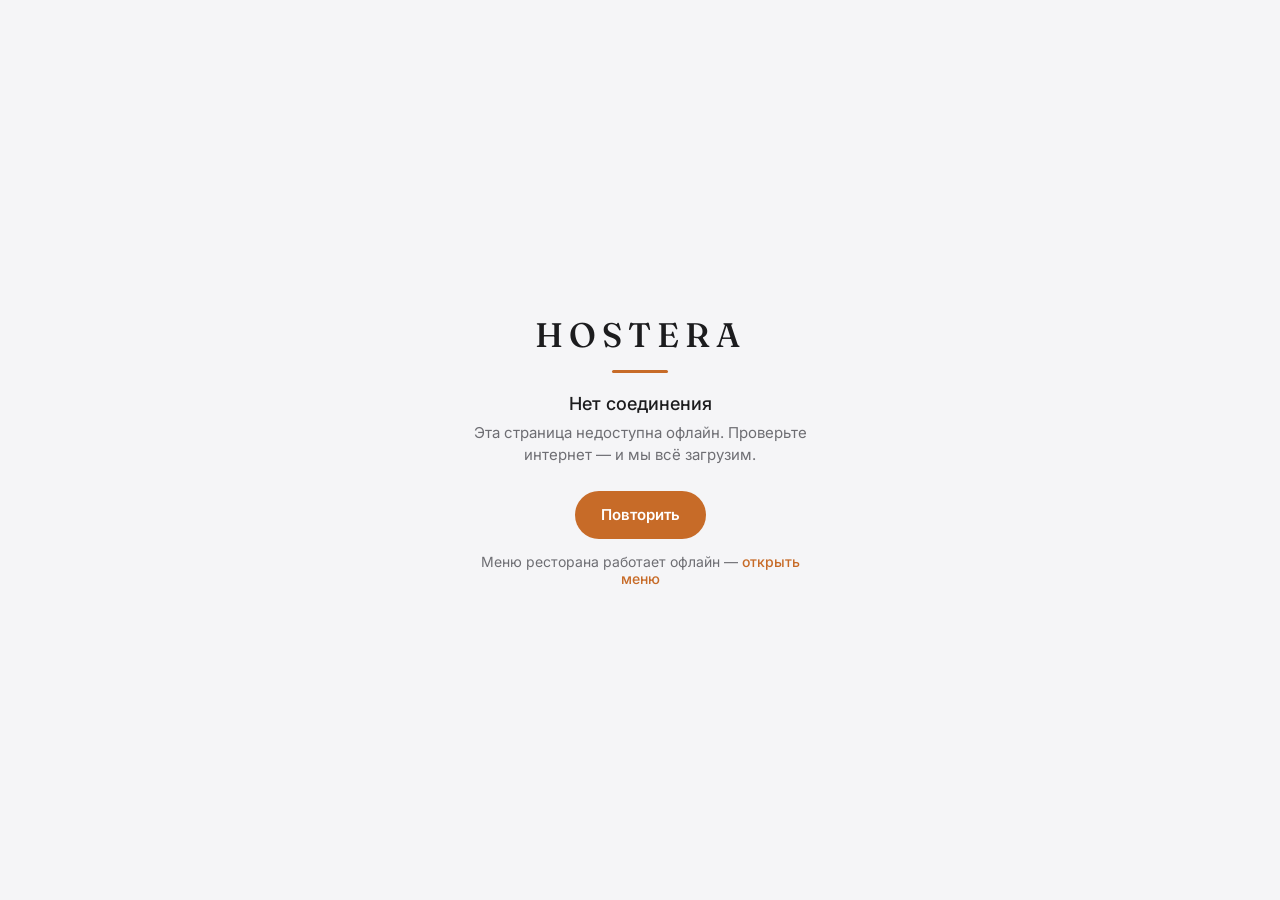
<file: offline.html>
<!doctype html>
<html lang="en">
<head>
  <meta charset="utf-8" />
  <meta name="viewport" content="width=device-width,initial-scale=1,viewport-fit=cover" />
  <title>Hostera — офлайн</title>
  <meta name="theme-color" media="(prefers-color-scheme: light)" content="#F5F5F7" />
  <meta name="theme-color" media="(prefers-color-scheme: dark)" content="#1C1C1E" />
  <link rel="preconnect" href="https://fonts.googleapis.com" />
  <link rel="preconnect" href="https://fonts.gstatic.com" crossorigin />
  <link href="https://fonts.googleapis.com/css2?family=Fraunces:opsz,wght@9..144,500&family=Inter:wght@400;500&display=swap" rel="stylesheet" />
  <style>
    :root{
      --bg:#F5F5F7; --text:#1C1C1E; --muted:#6E6E73; --accent:#C76B28; --card:#FFFFFF; --stroke:#E0E0E0;
    }
    @media (prefers-color-scheme: dark){
      :root{ --bg:#1C1C1E; --text:#F5F5F7; --muted:#8E8E93; --accent:#D9883F; --card:#2C2C2E; --stroke:#3A3A3C; }
    }
    *{ box-sizing:border-box; font-family:'Inter',-apple-system,BlinkMacSystemFont,'Segoe UI',sans-serif; }
    html,body{ margin:0; height:100%; }
    body{
      background:var(--bg); color:var(--text);
      min-height:100svh; min-height:100dvh;
      display:flex; align-items:center; justify-content:center;
      padding:calc(24px + env(safe-area-inset-top)) 24px calc(24px + env(safe-area-inset-bottom));
      -webkit-font-smoothing:antialiased;
    }
    .box{ text-align:center; max-width:360px; }
    .mark{ font-family:'Fraunces',Georgia,serif; font-weight:500; font-size:34px; letter-spacing:6px; margin:0 0 4px; }
    .rule{ width:56px; height:3px; background:var(--accent); border-radius:2px; margin:14px auto 20px; }
    h1{ font-size:18px; font-weight:500; margin:0 0 8px; }
    p{ color:var(--muted); font-size:15px; line-height:1.5; margin:0 0 24px; }
    button{
      appearance:none; border:none; cursor:pointer;
      background:var(--accent); color:#fff; font-size:15px; font-weight:600;
      height:48px; padding:0 26px; border-radius:999px;
      touch-action:manipulation; -webkit-tap-highlight-color:transparent;
    }
    button:active{ transform:scale(0.98); }
    .menu-link{ display:block; margin-top:14px; color:var(--muted); font-size:14px; }
    .menu-link a{ color:var(--accent); text-decoration:none; font-weight:500; }
  </style>
</head>
<body>
  <div class="box">
    <div class="mark">HOSTERA</div>
    <div class="rule"></div>
    <h1>Нет соединения</h1>
    <p>Эта страница недоступна офлайн. Проверьте интернет — и мы всё загрузим.</p>
    <button type="button" onclick="location.reload()">Повторить</button>
    <span class="menu-link">Меню ресторана работает офлайн — <a href="/winegallery/">открыть меню</a></span>
  </div>
  <script>
    // Автоповтор при восстановлении сети
    window.addEventListener('online', function(){ location.reload(); });
  </script>
</body>
</html>
</file>
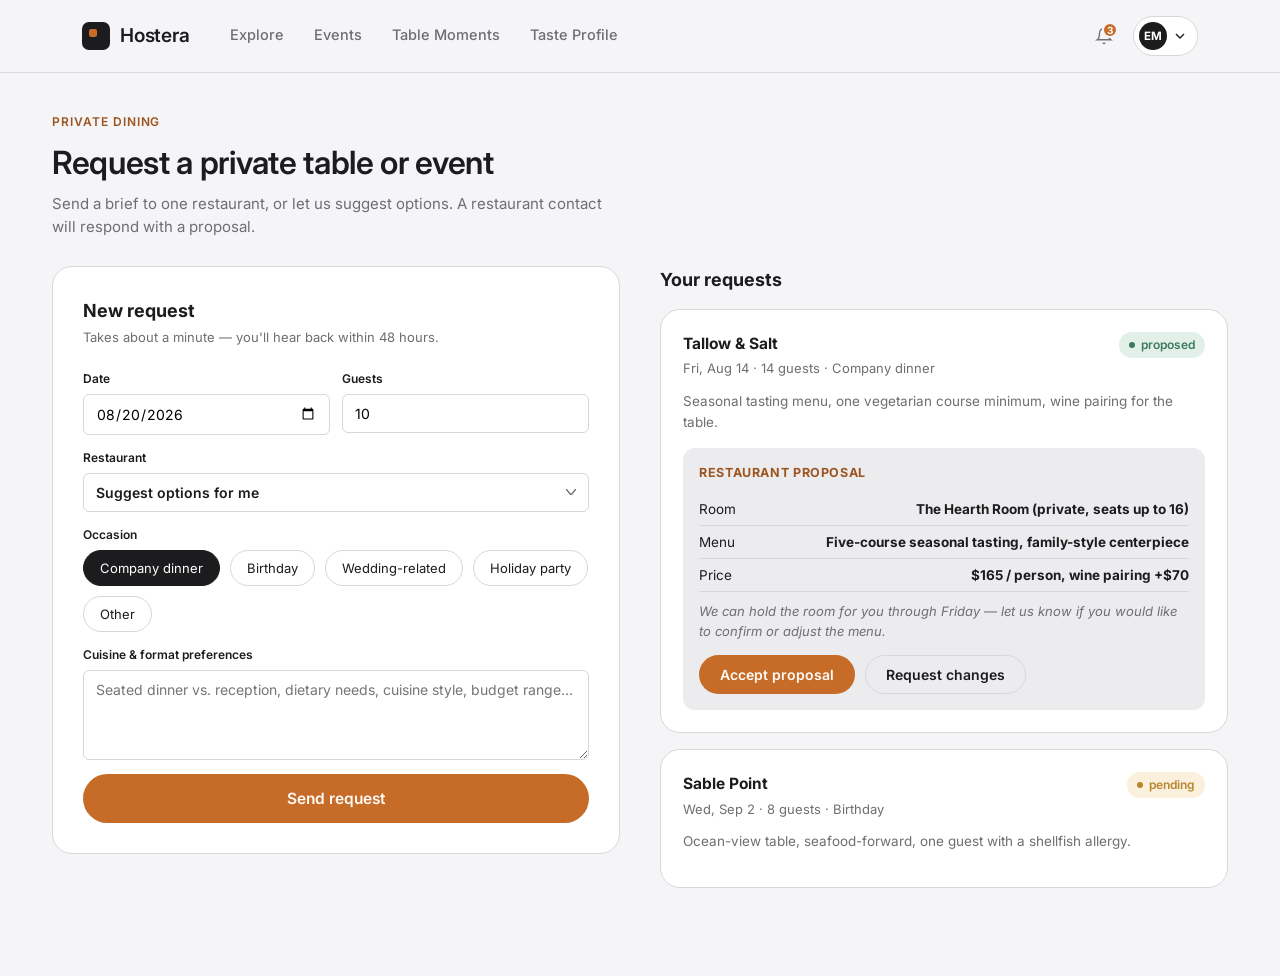
<file: private-dining.html>
<!DOCTYPE html>
<html lang="en">
<head>
<meta charset="UTF-8">
<meta name="viewport" content="width=device-width, initial-scale=1.0">
<title>Private Dining — Hostera</title>
<link rel="preconnect" href="https://fonts.googleapis.com">
<link rel="preconnect" href="https://fonts.gstatic.com" crossorigin>
<link href="https://fonts.googleapis.com/css2?family=Inter:wght@400;500;600;700&family=IBM+Plex+Mono:wght@400;500;600&display=swap" rel="stylesheet">
<link rel="icon" href="assets/img/favicon.svg" type="image/svg+xml">
<!-- PWA: единое приложение Hostera (манифест и service worker в корне) -->
<link rel="manifest" href="manifest.webmanifest">
<meta name="theme-color" media="(prefers-color-scheme: light)" content="#F5F5F7">
<meta name="theme-color" media="(prefers-color-scheme: dark)" content="#1C1C1E">
<meta name="mobile-web-app-capable" content="yes">
<meta name="apple-mobile-web-app-capable" content="yes">
<meta name="apple-mobile-web-app-status-bar-style" content="default">
<meta name="apple-mobile-web-app-title" content="Hostera">
<link rel="apple-touch-icon" href="assets/pwa/apple-touch-icon-180.png">
<script src="assets/js/pwa.js" defer></script>
<link rel="stylesheet" href="assets/css/base.css">
<link rel="stylesheet" href="assets/css/guest.css">
</head>
<body class="gbody">

<header class="gnav">
  <div class="wrap gnav-row">
    <a href="explore.html" class="logo"><span class="logo-mark" aria-hidden="true"></span>Hostera</a>
    <nav class="gnav-links" aria-label="Guest">
      <a href="explore.html">Explore</a>
      <a href="events.html">Events</a>
      <a href="table-moments.html">Table Moments</a>
      <a href="taste-profile.html">Taste Profile</a>
    </nav>
    <div class="gnav-right">
      <div class="grel">
        <button class="gicon-btn" id="gNotifBtn" aria-label="Notifications">
          <svg width="18" height="18" viewBox="0 0 24 24" fill="none" stroke="currentColor" stroke-width="1.8"><path d="M18 8a6 6 0 00-12 0c0 7-3 9-3 9h18s-3-2-3-9"/><path d="M13.73 21a2 2 0 01-3.46 0"/></svg>
          <span class="gbadge" data-notif-count>3</span>
        </button>
        <div class="gmenu" id="gNotifMenu" data-open="false" style="width:300px;">
          <a href="booking.html#mybookings"><span>Nightjar confirmed your table for Jul 11, 7:30 PM</span></a>
          <a href="events.html"><span>New event at Sable Point: Sunset Oyster Hour</span></a>
          <a href="private-dining.html"><span>Tallow & Salt sent a private dining proposal</span></a>
        </div>
      </div>
      <div class="gaccount">
        <button class="gavatar-btn" id="gAvatarBtn"><span class="gavatar" data-guest-initials>EM</span><svg width="10" height="6" viewBox="0 0 10 6" fill="none"><path d="M1 1L5 5L9 1" stroke="currentColor" stroke-width="1.4"/></svg></button>
        <div class="gmenu" id="gAccountMenu" data-open="false">
          <a href="booking.html#mybookings">My Reservations</a>
          <a href="private-dining.html">Private Dining</a>
          <a href="profile.html">Profile &amp; Settings</a>
          <hr>
          <a href="index.html">Sign out</a>
        </div>
      </div>
    </div>
  </div>
</header>

<main class="gwrap">
  <div class="gpage-head">
    <p class="gpage-eyebrow">Private Dining</p>
    <h1 class="gpage-title">Request a private table or event</h1>
    <p class="gpage-sub">Send a brief to one restaurant, or let us suggest options. A restaurant contact will respond with a proposal.</p>
  </div>

  <div class="pd-layout">
    <div class="pd-form">
      <h2>New request</h2>
      <p class="sub">Takes about a minute — you'll hear back within 48 hours.</p>
      <div class="bfield-row">
        <div class="bfield"><label>Date</label><input type="date" id="pdDate" value="2026-08-20"></div>
        <div class="bfield"><label>Guests</label><input type="number" id="pdGuests" min="6" value="10"></div>
      </div>
      <div class="bfield">
        <label>Restaurant</label>
        <select class="gselect" id="pdRestaurant" style="width:100%;">
          <option value="">Suggest options for me</option>
        </select>
      </div>
      <div class="bfield">
        <label>Occasion</label>
        <div class="chip-select" id="pdOccasion">
          <button class="gchip active" data-occ="Company dinner">Company dinner</button>
          <button class="gchip" data-occ="Birthday">Birthday</button>
          <button class="gchip" data-occ="Wedding-related">Wedding-related</button>
          <button class="gchip" data-occ="Holiday party">Holiday party</button>
          <button class="gchip" data-occ="Other">Other</button>
        </div>
      </div>
      <div class="bfield">
        <label>Cuisine &amp; format preferences</label>
        <textarea id="pdPrefs" rows="4" style="width:100%;font-family:inherit;border:1px solid var(--line);border-radius:var(--radius-s);padding:10px 12px;font-size:14px;" placeholder="Seated dinner vs. reception, dietary needs, cuisine style, budget range..."></textarea>
      </div>
      <button class="btn btn-accent btn-block btn-lg" id="pdSubmit" type="button">Send request</button>
      <p class="menu-item-desc" id="pdSentNote" style="text-align:center;margin-top:12px;display:none;color:var(--g-good);">Request sent — we'll notify you here when a restaurant responds.</p>
    </div>

    <div>
      <h2 style="font-size:18px;margin:0 0 16px;">Your requests</h2>
      <div id="pdList"></div>
    </div>
  </div>
</main>

<script src="assets/js/guest-data.js"></script>
<script src="assets/js/guest.js"></script>
<script>
(function () {
  var D = window.HOSTERA_DATA;
  if (!D) return;

  var sel = document.getElementById('pdRestaurant');
  D.restaurants.forEach(function (r) {
    var o = document.createElement('option'); o.value = r.id; o.textContent = r.name + ' — ' + r.city; sel.appendChild(o);
  });
  document.querySelectorAll('#pdOccasion .gchip').forEach(function (chip) {
    chip.addEventListener('click', function () {
      document.querySelectorAll('#pdOccasion .gchip').forEach(function (c) { c.classList.remove('active'); });
      chip.classList.add('active');
    });
  });

  var requests = D.privateDiningRequests.slice();

  function requestCard(req) {
    var r = req.restaurantId ? D.byId(req.restaurantId) : null;
    var html = '<div class="pd-request"><div class="pd-request-top"><div>' +
      '<h3>' + (r ? r.name : 'Open to suggestions') + '</h3>' +
      '<p class="pd-request-meta">' + Hostera.fmtDate(req.date) + ' &middot; ' + req.guests + ' guests &middot; ' + req.occasion + '</p>' +
      '</div><span class="gstatus-pill ' + req.status + '">' + req.status + '</span></div>' +
      '<p class="pd-prefs">' + req.prefs + '</p>';
    if (req.status === 'proposed' && req.proposal) {
      html += '<div class="pd-proposal"><h4>Restaurant proposal</h4>' +
        '<div class="pd-proposal-row"><span>Room</span><b>' + req.proposal.room + '</b></div>' +
        '<div class="pd-proposal-row"><span>Menu</span><b>' + req.proposal.menu + '</b></div>' +
        '<div class="pd-proposal-row"><span>Price</span><b>' + req.proposal.price + '</b></div>' +
        '<p class="pd-proposal-note">' + req.proposal.note + '</p>' +
        '<div style="display:flex;gap:10px;margin-top:14px;"><button class="btn btn-accent">Accept proposal</button><button class="btn btn-ghost">Request changes</button></div>' +
        '</div>';
    }
    html += '</div>';
    return html;
  }

  function render() {
    document.getElementById('pdList').innerHTML = requests.length ? requests.map(requestCard).join('') :
      '<div class="gempty"><p>No private dining requests yet.</p></div>';
  }
  render();

  document.getElementById('pdSubmit').addEventListener('click', function () {
    var occChip = document.querySelector('#pdOccasion .gchip.active');
    var newReq = {
      id: 'pd-new-' + Date.now(),
      restaurantId: sel.value || null,
      date: document.getElementById('pdDate').value,
      guests: parseInt(document.getElementById('pdGuests').value, 10) || 6,
      occasion: occChip ? occChip.getAttribute('data-occ') : 'Other',
      prefs: document.getElementById('pdPrefs').value.trim() || 'No additional preferences noted.',
      status: 'pending', proposal: null
    };
    requests.unshift(newReq);
    render();
    document.getElementById('pdSentNote').style.display = '';
    // TODO: POST to backend once the restaurant-side inbox is wired up
  });
})();
</script>
</body>
</html>
</file>
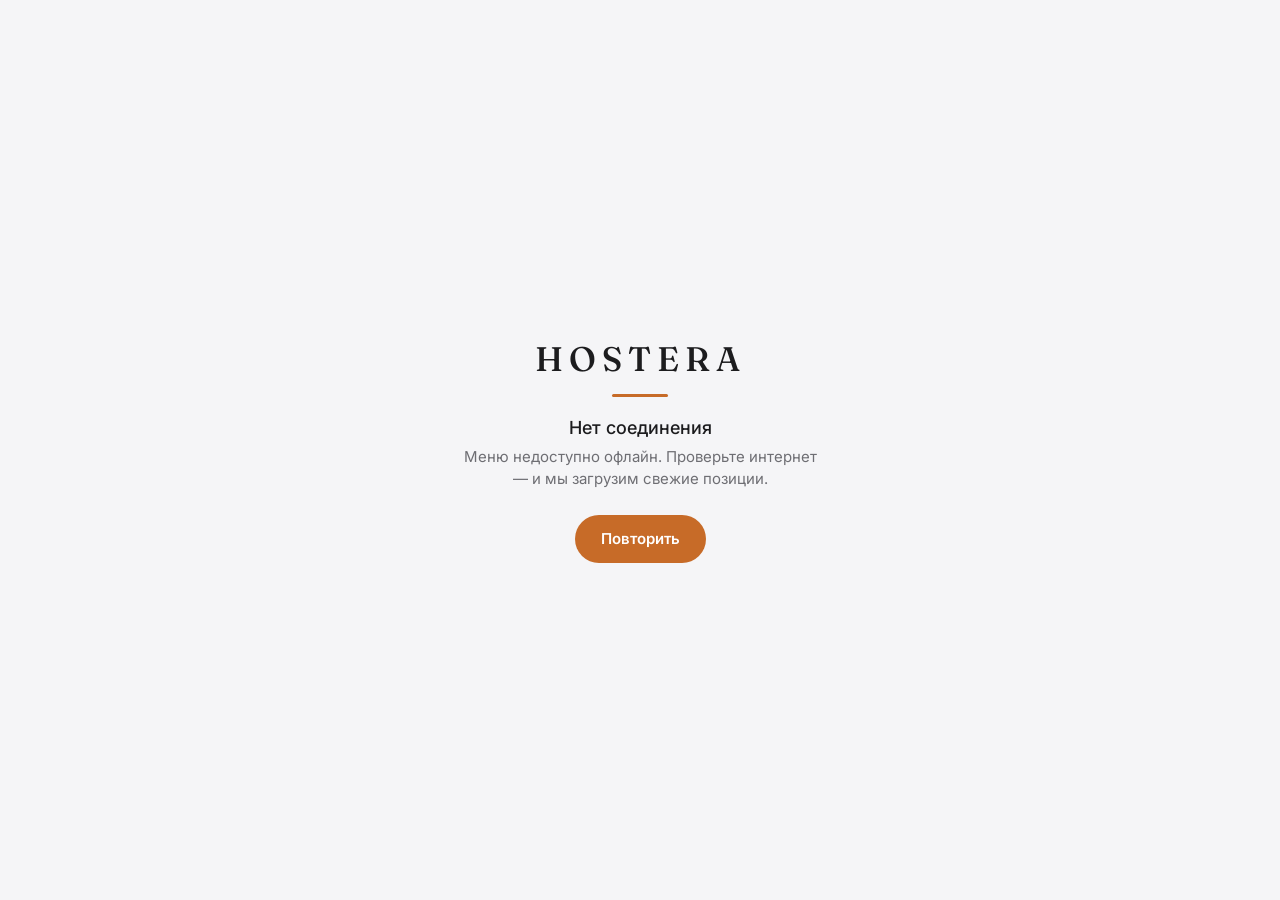
<file: winegallery/offline.html>
<!doctype html>
<html lang="en">
<head>
  <meta charset="utf-8" />
  <meta name="viewport" content="width=device-width,initial-scale=1,viewport-fit=cover" />
  <title>Hostera — офлайн</title>
  <meta name="theme-color" media="(prefers-color-scheme: light)" content="#F5F5F7" />
  <meta name="theme-color" media="(prefers-color-scheme: dark)" content="#1C1C1E" />
  <link rel="preconnect" href="https://fonts.googleapis.com" />
  <link rel="preconnect" href="https://fonts.gstatic.com" crossorigin />
  <link href="https://fonts.googleapis.com/css2?family=Fraunces:opsz,wght@9..144,500&family=Inter:wght@400;500&display=swap" rel="stylesheet" />
  <style>
    :root{
      --bg:#F5F5F7; --text:#1C1C1E; --muted:#6E6E73; --accent:#C76B28; --card:#FFFFFF; --stroke:#E0E0E0;
    }
    @media (prefers-color-scheme: dark){
      :root{ --bg:#1C1C1E; --text:#F5F5F7; --muted:#8E8E93; --accent:#D9883F; --card:#2C2C2E; --stroke:#3A3A3C; }
    }
    *{ box-sizing:border-box; font-family:'Inter',-apple-system,BlinkMacSystemFont,'Segoe UI',sans-serif; }
    html,body{ margin:0; height:100%; }
    body{
      background:var(--bg); color:var(--text);
      min-height:100svh; min-height:100dvh;
      display:flex; align-items:center; justify-content:center;
      padding:calc(24px + env(safe-area-inset-top)) 24px calc(24px + env(safe-area-inset-bottom));
      -webkit-font-smoothing:antialiased;
    }
    .box{ text-align:center; max-width:360px; }
    .mark{ font-family:'Fraunces',Georgia,serif; font-weight:500; font-size:34px; letter-spacing:6px; margin:0 0 4px; }
    .rule{ width:56px; height:3px; background:var(--accent); border-radius:2px; margin:14px auto 20px; }
    h1{ font-size:18px; font-weight:500; margin:0 0 8px; }
    p{ color:var(--muted); font-size:15px; line-height:1.5; margin:0 0 24px; }
    button{
      appearance:none; border:none; cursor:pointer;
      background:var(--accent); color:#fff; font-size:15px; font-weight:600;
      height:48px; padding:0 26px; border-radius:999px;
      touch-action:manipulation; -webkit-tap-highlight-color:transparent;
    }
    button:active{ transform:scale(0.98); }
  </style>
</head>
<body>
  <div class="box">
    <div class="mark">HOSTERA</div>
    <div class="rule"></div>
    <h1>Нет соединения</h1>
    <p>Меню недоступно офлайн. Проверьте интернет — и мы загрузим свежие позиции.</p>
    <button type="button" onclick="location.reload()">Повторить</button>
  </div>
  <script>
    // Автоповтор при восстановлении сети
    window.addEventListener('online', function(){ location.reload(); });
  </script>
</body>
</html>
</file>
<file: assets/css/distributor.css>
/* ============================================================
   Hostera — Distributor Cabinet (Segment 3)
   Load-independent stylesheet: distributor.html does NOT include
   styles.css, guest.css or dash.css. Every token below is
   redeclared locally rather than inherited — same isolation
   contract as dash.css (Restaurant Backoffice). Kept in sync by
   convention, not by the cascade.

   Prefix map for this surface:
     --dist-*   design tokens (mirror --d-* in dash.css)
     .dist-*    shell / layout / chrome (mirror .dash-*)
     .ds*       components & utilities (mirror .d* / .d-*)

   Cross-references (update counterparts if these change):
   - --dist-accent light #C76B28 / dark #D9883F mirrors
     --d-accent (dash.css). Dark theme is a separate muted token
     set, NOT an inversion — same rule as the restaurant surface.
   - --dist-shadow / --dist-shadow-lg mirror --d-shadow pair
     (dash.css) and the --shadow-sm/--shadow-lg pair (styles.css):
     same two-tier pattern, values tuned per theme.
   - .dist-eyebrow mirrors .dash-eyebrow (dash.css) / .eyebrow
     (styles.css) / .gpage-eyebrow (guest.css) — same uppercase
     kicker role, independently tuned.
   - .ds-pill mirrors .d-pill (dash.css) and .gstatus-pill
     (guest.css). Status colors match --d-good/-warn/-bad exactly
     today; update both files if the palette shifts.
   - .ds-lead-row / .ds-score mirror .match-row / .match-score
     (dash.css) — the two sides of the same Connector bridge and
     should stay visually paired.
   - .dsempty mirrors .dempty (dash.css) / .gempty (guest.css).
   - B2B button shape is the 10px rounded rectangle (.dsbtn),
     matching .dbtn — deliberately NOT the pill used on B2C.
   ============================================================ */

:root,
[data-theme="light"]{
  --dist-bg:        #F5F5F7;
  --dist-bg-raised: #FFFFFF;
  --dist-bg-sunken: #ECECEE;
  --dist-panel:     #FFFFFF;
  --dist-border:    #DEDEE1;
  --dist-border-soft:#E8E8EA;
  --dist-ink:       #1C1C1E;
  --dist-ink-soft:  #6E6E73;
  --dist-ink-faint: #9C9CA1;
  --dist-sidebar-bg:#1C1C1E;
  --dist-sidebar-ink:#F5F5F5;
  --dist-sidebar-ink-soft:#9C9CA1;
  --dist-sidebar-active:#2C2C2E;
  --dist-accent:    #C76B28;
  --dist-accent-soft:#FBE9DA;
  --dist-accent-ink:#9C5420;
  --dist-on-accent: #FFFBF6;
  --dist-good:      #3C7A5E;
  --dist-good-soft: #E3F0EA;
  --dist-warn:      #B8862E;
  --dist-warn-soft: #FAF0DC;
  --dist-bad:       #B8453A;
  --dist-bad-soft:  #FBE7E5;
  --dist-shadow:    0 1px 2px rgba(28,28,30,0.04), 0 8px 24px -12px rgba(28,28,30,0.10);
  --dist-shadow-lg: 0 4px 8px rgba(28,28,30,0.04), 0 24px 48px -16px rgba(28,28,30,0.16);
  color-scheme: light;
}

[data-theme="dark"]{
  --dist-bg:        #141415;
  --dist-bg-raised: #1C1C1E;
  --dist-bg-sunken: #0F0F10;
  --dist-panel:     #1C1C1E;
  --dist-border:    #2E2E31;
  --dist-border-soft:#26262A;
  --dist-ink:       #F2F2F0;
  --dist-ink-soft:  #9C9CA1;
  --dist-ink-faint: #6E6E73;
  --dist-sidebar-bg:#0F0F10;
  --dist-sidebar-ink:#F2F2F0;
  --dist-sidebar-ink-soft:#7D7D82;
  --dist-sidebar-active:#1F1F21;
  --dist-accent:    #D9883F;
  --dist-accent-soft:rgba(217,136,63,0.14);
  --dist-accent-ink:#EFAE71;
  --dist-on-accent: #1C1208;
  --dist-good:      #5FAE8A;
  --dist-good-soft: rgba(95,174,138,0.13);
  --dist-warn:      #D9A847;
  --dist-warn-soft: rgba(217,168,71,0.13);
  --dist-bad:       #DE7A6E;
  --dist-bad-soft:  rgba(222,122,110,0.13);
  --dist-shadow:    0 1px 2px rgba(0,0,0,0.3), 0 8px 24px -12px rgba(0,0,0,0.5);
  --dist-shadow-lg: 0 4px 12px rgba(0,0,0,0.35), 0 24px 56px -16px rgba(0,0,0,0.6);
  color-scheme: dark;
}

/* ===== Base ===== */
.dist{
  background:var(--dist-bg);
  color:var(--dist-ink);
  min-height:100vh;
  font-family:'Inter',-apple-system,BlinkMacSystemFont,"Segoe UI",Roboto,Helvetica,Arial,sans-serif;
  -webkit-font-smoothing:antialiased;
  transition:background .25s ease, color .25s ease;
  margin:0;
}
.dist *{box-sizing:border-box;}
.dist .mono{font-family:'IBM Plex Mono','SF Mono',Menlo,monospace;letter-spacing:0.01em;font-variant-numeric:tabular-nums;}

.dist :focus-visible{outline:2px solid var(--dist-accent);outline-offset:2px;}

.dist-skip-link{
  position:absolute;left:-9999px;top:0;
  background:var(--dist-sidebar-bg);color:var(--dist-sidebar-ink);
  padding:10px 16px;border-radius:8px;z-index:999;
}
.dist-skip-link:focus{left:16px;top:16px;}

/* ===== Shell layout ===== */
.dist-shell{
  display:grid;
  grid-template-columns:264px 1fr;
  min-height:100vh;
}

/* ===== Sidebar ===== */
.dist-sidebar{
  background:var(--dist-sidebar-bg);
  color:var(--dist-sidebar-ink);
  padding:22px 16px;
  display:flex;
  flex-direction:column;
  position:sticky;
  top:0;
  height:100vh;
  border-right:1px solid var(--dist-border);
}
.dist-brand{
  display:flex;align-items:center;gap:10px;
  padding:6px 8px 22px 8px;
  font-weight:600;font-size:17px;letter-spacing:-0.01em;
}
.dist-brand .mark{
  width:26px;height:26px;border-radius:7px;
  background:linear-gradient(135deg,var(--dist-accent),var(--dist-accent-ink));
  flex-shrink:0;
}
.dist-account{
  display:flex;align-items:center;gap:10px;
  padding:10px 10px;margin-bottom:18px;
  border:1px solid var(--dist-border);
  border-radius:12px;
  background:rgba(255,255,255,0.02);
}
.dist-account .avatar{
  width:34px;height:34px;border-radius:9px;flex-shrink:0;
  background:var(--dist-accent-soft);
  color:var(--dist-accent-ink);
  display:flex;align-items:center;justify-content:center;
  font-weight:600;font-size:13px;
}
.dist-account .who{min-width:0;}
.dist-account .who p{margin:0;}
.dist-account .name{font-size:13.5px;font-weight:600;color:var(--dist-sidebar-ink);white-space:nowrap;overflow:hidden;text-overflow:ellipsis;}
.dist-account .role{font-size:11.5px;color:var(--dist-sidebar-ink-soft);}

.dist-nav{display:flex;flex-direction:column;gap:2px;flex:1;overflow-y:auto;}
.dist-nav-label{
  font-size:11px;text-transform:uppercase;letter-spacing:0.06em;
  color:var(--dist-sidebar-ink-soft);
  padding:14px 12px 6px;
}
.dist-nav-label:first-child{padding-top:4px;}
.dist-navlink{
  display:flex;align-items:center;gap:11px;
  padding:9px 12px;border-radius:9px;
  color:var(--dist-sidebar-ink-soft);
  font-size:13.5px;font-weight:500;
  border:1px solid transparent;
  background:transparent;
  cursor:pointer;width:100%;text-align:left;
  transition:background .15s ease,color .15s ease;
  font-family:inherit;
}
.dist-navlink svg{flex-shrink:0;opacity:0.85;}
.dist-navlink:hover{background:var(--dist-sidebar-active);color:var(--dist-sidebar-ink);}
.dist-navlink.active{background:var(--dist-sidebar-active);color:var(--dist-sidebar-ink);}
.dist-navlink.active svg{opacity:1;color:var(--dist-accent-ink);}
.dist-navlink .badge{
  margin-left:auto;font-size:10.5px;font-weight:700;
  background:var(--dist-accent);color:var(--dist-on-accent);
  padding:1px 6px;border-radius:99px;
}

.dist-sidebar-foot{
  border-top:1px solid var(--dist-border);
  padding-top:14px;margin-top:10px;
  display:flex;flex-direction:column;gap:4px;
}

.dist-toggle{
  display:flex;align-items:center;justify-content:space-between;
  padding:9px 12px;border-radius:9px;
  font-size:13px;color:var(--dist-sidebar-ink-soft);
}
.dist-toggle-switch{
  width:38px;height:22px;border-radius:99px;
  background:var(--dist-sidebar-active);
  border:1px solid var(--dist-border);
  position:relative;cursor:pointer;flex-shrink:0;
}
.dist-toggle-switch .knob{
  position:absolute;top:2px;left:2px;
  width:16px;height:16px;border-radius:50%;
  background:var(--dist-accent);
  transition:transform .2s ease;
}
[data-theme="dark"] .dist-toggle-switch .knob{transform:translateX(16px);}

/* ===== Main column ===== */
.dist-main{min-width:0;display:flex;flex-direction:column;}

.dist-topbar{
  display:flex;align-items:center;gap:16px;
  padding:16px 32px;
  border-bottom:1px solid var(--dist-border);
  background:var(--dist-bg);
  position:sticky;top:0;z-index:20;
}
.dist-search{
  flex:1;max-width:380px;
  display:flex;align-items:center;gap:9px;
  padding:8px 12px;border-radius:10px;
  border:1px solid var(--dist-border);
  background:var(--dist-bg-raised);
  color:var(--dist-ink-faint);font-size:13px;
}
.dist-topbar-right{display:flex;align-items:center;gap:10px;margin-left:auto;}
.dist-icon-btn{
  width:36px;height:36px;border-radius:9px;
  display:flex;align-items:center;justify-content:center;
  border:1px solid var(--dist-border);
  background:var(--dist-bg-raised);
  color:var(--dist-ink-soft);
  position:relative;flex-shrink:0;cursor:pointer;
}
.dist-icon-btn .dot{
  position:absolute;top:7px;right:7px;
  width:7px;height:7px;border-radius:50%;
  background:var(--dist-bad);border:2px solid var(--dist-bg-raised);
}
.dist-env-pill{
  font-size:11px;font-weight:600;letter-spacing:0.03em;
  color:var(--dist-ink-faint);
  border:1px dashed var(--dist-border);
  border-radius:99px;padding:4px 10px;
  text-transform:uppercase;
}

.dist-content{padding:32px;flex:1;}
.dist-page{display:none;}
.dist-page.active{display:block;}

.dist-page-head{
  display:flex;align-items:flex-end;justify-content:space-between;
  gap:20px;margin-bottom:26px;flex-wrap:wrap;
}
.dist-eyebrow{
  font-size:12px;font-weight:600;letter-spacing:0.04em;text-transform:uppercase;
  color:var(--dist-accent-ink);margin:0 0 6px;
}
.dist-h1{font-size:25px;font-weight:600;letter-spacing:-0.015em;margin:0;color:var(--dist-ink);}
.dist-h1-sub{font-size:13.5px;color:var(--dist-ink-soft);margin:6px 0 0;max-width:560px;}

/* ===== Grid / cards ===== */
.dsgrid{display:grid;gap:16px;}
.dsgrid-4{grid-template-columns:repeat(4,1fr);}
.dsgrid-3{grid-template-columns:repeat(3,1fr);}
.dsgrid-2{grid-template-columns:repeat(2,1fr);}
@media (max-width:1180px){.dsgrid-4{grid-template-columns:repeat(2,1fr);} .dsgrid-3{grid-template-columns:repeat(2,1fr);}}

.dscard{
  background:var(--dist-panel);
  border:1px solid var(--dist-border);
  border-radius:16px;
  padding:20px;
  box-shadow:var(--dist-shadow);
}

.ds-kpi-label{font-size:12px;color:var(--dist-ink-soft);margin:0 0 10px;display:flex;align-items:center;justify-content:space-between;}
.ds-kpi-value{font-size:27px;font-weight:600;letter-spacing:-0.02em;margin:0;color:var(--dist-ink);}
.ds-kpi-delta{display:inline-flex;align-items:center;gap:3px;font-size:12px;font-weight:600;margin-top:9px;}
.ds-kpi-delta.up{color:var(--dist-good);}
.ds-kpi-delta.down{color:var(--dist-bad);}
.ds-kpi-delta .vs{color:var(--dist-ink-faint);font-weight:400;margin-left:2px;}

.ds-panel-title{
  display:flex;align-items:center;justify-content:space-between;
  margin-bottom:16px;gap:12px;
}
.ds-panel-title h3{font-size:15px;font-weight:600;margin:0;color:var(--dist-ink);}
.ds-panel-title .sub{font-size:12px;color:var(--dist-ink-soft);margin:2px 0 0;}
.ds-panel-link{font-size:12.5px;font-weight:600;color:var(--dist-accent-ink);}

/* ===== Alerts / activity feed ===== */
.ds-alert-row{
  display:flex;align-items:flex-start;gap:12px;
  padding:11px 0;
  border-bottom:1px solid var(--dist-border-soft);
}
.ds-alert-row:last-child{border-bottom:none;padding-bottom:0;}
.ds-alert-row:first-child{padding-top:0;}
.ds-alert-dot{
  width:8px;height:8px;border-radius:50%;flex-shrink:0;margin-top:5px;
}
.ds-alert-dot.warn{background:var(--dist-warn);}
.ds-alert-dot.bad{background:var(--dist-bad);}
.ds-alert-dot.good{background:var(--dist-good);}
.ds-alert-dot.neutral{background:var(--dist-ink-faint);}
.ds-alert-text p{margin:0;font-size:13.5px;color:var(--dist-ink);line-height:1.45;}
.ds-alert-text .meta{font-size:11.5px;color:var(--dist-ink-faint);margin-top:2px;}
.ds-alert-cta{
  margin-left:auto;font-size:12px;font-weight:600;color:var(--dist-accent-ink);
  white-space:nowrap;flex-shrink:0;
}

/* ===== Tags / pills / status ===== */
.ds-pill{
  display:inline-flex;align-items:center;gap:5px;
  font-size:11.5px;font-weight:600;
  padding:3px 9px;border-radius:99px;
}
.ds-pill.good{background:var(--dist-good-soft);color:var(--dist-good);}
.ds-pill.warn{background:var(--dist-warn-soft);color:var(--dist-warn);}
.ds-pill.bad{background:var(--dist-bad-soft);color:var(--dist-bad);}
.ds-pill.neutral{background:var(--dist-bg-sunken);color:var(--dist-ink-soft);}
.ds-pill.accent{background:var(--dist-accent-soft);color:var(--dist-accent-ink);}

/* ===== Buttons (distributor scope; B2B 10px rectangle, not pill) ===== */
.dsbtn{
  display:inline-flex;align-items:center;justify-content:center;gap:7px;
  padding:9px 16px;border-radius:10px;
  font-size:13.5px;font-weight:600;
  border:1px solid transparent;cursor:pointer;
  transition:background .15s ease, border-color .15s ease, opacity .15s ease;
  white-space:nowrap;font-family:inherit;
}
.dsbtn-accent{background:var(--dist-accent);color:var(--dist-on-accent);}
.dsbtn-accent:hover{opacity:0.9;}
.dsbtn-line{background:transparent;border-color:var(--dist-border);color:var(--dist-ink);}
.dsbtn-line:hover{background:var(--dist-bg-sunken);}
.dsbtn-ghost{background:var(--dist-bg-sunken);color:var(--dist-ink);}
.dsbtn-ghost:hover{background:var(--dist-border-soft);}
.dsbtn-sm{padding:6px 12px;font-size:12.5px;border-radius:8px;}

/* ===== Tables ===== */
.dstable{width:100%;border-collapse:collapse;}
.dstable th{
  text-align:left;font-size:11px;font-weight:600;text-transform:uppercase;letter-spacing:0.04em;
  color:var(--dist-ink-faint);padding:0 14px 10px;border-bottom:1px solid var(--dist-border);
}
.dstable td{
  padding:13px 14px;font-size:13.5px;color:var(--dist-ink);
  border-bottom:1px solid var(--dist-border-soft);
}
.dstable tr:last-child td{border-bottom:none;}
.dstable tbody tr:hover{background:var(--dist-bg-sunken);}
.ds-cell-soft{color:var(--dist-ink-soft);}
.ds-cell-strong{font-weight:600;}

/* ===== Simple bar chart (CSS-only) ===== */
.ds-barchart{display:flex;align-items:flex-end;gap:8px;height:120px;padding-top:8px;}
.ds-barchart .bar{flex:1;display:flex;flex-direction:column;align-items:center;gap:8px;height:100%;justify-content:flex-end;}
.ds-barchart .bar .fill{width:100%;border-radius:5px 5px 2px 2px;background:var(--dist-accent-soft);position:relative;}
.ds-barchart .bar.is-peak .fill{background:var(--dist-accent);}
.ds-barchart .bar .lbl{font-size:10.5px;color:var(--dist-ink-faint);}

/* ===== Progress bar ===== */
.ds-progress{height:6px;border-radius:99px;background:var(--dist-bg-sunken);overflow:hidden;}
.ds-progress > span{display:block;height:100%;border-radius:99px;background:var(--dist-accent);}
.ds-progress.good > span{background:var(--dist-good);}
.ds-progress.warn > span{background:var(--dist-warn);}
.ds-progress.bad > span{background:var(--dist-bad);}

/* ===== Empty / placeholder state ===== */
.dsempty{
  text-align:center;padding:48px 24px;
  color:var(--dist-ink-soft);font-size:13.5px;
}
.dsempty .icon{
  width:44px;height:44px;border-radius:12px;
  background:var(--dist-bg-sunken);
  display:flex;align-items:center;justify-content:center;
  margin:0 auto 14px;color:var(--dist-ink-faint);
}

/* ===== Module tabs ===== */
.ds-module-tabs{display:flex;gap:6px;border-bottom:1px solid var(--dist-border);margin-bottom:22px;}
.ds-module-tab{
  padding:10px 4px;margin-right:22px;font-size:13.5px;font-weight:600;
  color:var(--dist-ink-soft);border-bottom:2px solid transparent;cursor:pointer;
}
.ds-module-tab.active{color:var(--dist-ink);border-color:var(--dist-accent);}

/* ===== Lead rows (distributor side of Connector match rows) ===== */
.ds-lead-row{
  display:flex;align-items:center;gap:14px;
  padding:14px;border:1px solid var(--dist-border);border-radius:12px;margin-bottom:10px;
  background:var(--dist-bg-raised);
}
.ds-score{
  width:42px;height:42px;border-radius:50%;flex-shrink:0;
  display:flex;align-items:center;justify-content:center;
  font-size:12px;font-weight:700;
  background:var(--dist-good-soft);color:var(--dist-good);
}
.ds-score.mid{background:var(--dist-warn-soft);color:var(--dist-warn);}
.ds-score.low{background:var(--dist-bg-sunken);color:var(--dist-ink-soft);}
.ds-score.event{background:var(--dist-accent-soft);color:var(--dist-accent-ink);}

/* ===== Locked / upsell card (quiet luxury: muted, no banners) ===== */
.ds-lock-card{
  border:1px dashed var(--dist-border);
  border-radius:16px;
  padding:24px;
  background:var(--dist-bg-sunken);
  box-shadow:none;
}
.ds-lock-card .lock-icon{
  width:38px;height:38px;border-radius:11px;
  background:var(--dist-bg-raised);
  border:1px solid var(--dist-border);
  display:flex;align-items:center;justify-content:center;
  color:var(--dist-ink-faint);margin-bottom:14px;
}

/* ===== Plan comparison grid (Billing) ===== */
.ds-plan{position:relative;display:flex;flex-direction:column;}
.ds-plan.is-current{border-color:var(--dist-accent);box-shadow:var(--dist-shadow-lg);}
.ds-plan .plan-name{font-size:15px;font-weight:600;margin:0;color:var(--dist-ink);}
.ds-plan .plan-for{font-size:12px;color:var(--dist-ink-soft);margin:3px 0 12px;}
.ds-plan .plan-price{font-size:24px;font-weight:600;letter-spacing:-0.02em;margin:0 0 14px;color:var(--dist-ink);}
.ds-plan .plan-price .per{font-size:12.5px;font-weight:400;color:var(--dist-ink-soft);}
.ds-plan ul{list-style:none;margin:0 0 16px;padding:0;display:flex;flex-direction:column;gap:8px;flex:1;}
.ds-plan ul li{font-size:12.5px;color:var(--dist-ink-soft);display:flex;gap:8px;align-items:flex-start;line-height:1.45;}
.ds-plan ul li::before{content:"";width:5px;height:5px;border-radius:50%;background:var(--dist-accent);flex-shrink:0;margin-top:6px;}

/* Helper text utils */
.ds-t-soft{color:var(--dist-ink-soft);}
.ds-t-faint{color:var(--dist-ink-faint);}
.ds-t-good{color:var(--dist-good);}
.ds-t-bad{color:var(--dist-bad);}
.ds-t-sm{font-size:12.5px;}
.ds-flex{display:flex;align-items:center;}
.ds-gap8{gap:8px;}
.ds-gap12{gap:12px;}
.ds-spread{justify-content:space-between;}
.ds-mt8{margin-top:8px;}
.ds-mt16{margin-top:16px;}
.ds-mb0{margin-bottom:0;}

@media (max-width:980px){
  .dist-shell{grid-template-columns:1fr;}
  .dist-sidebar{display:none;}
  .dsgrid-4,.dsgrid-3,.dsgrid-2{grid-template-columns:1fr 1fr;}
}
</file>
<file: assets/css/base.css>
/* ==========================================================================
   Hostera — landing page styles
   Palette: Titanium & Cognac (see brand palette strategy doc)
   - Base   (60%): --bg / --bg-soft   — Titanium White, page background
   - Secondary (30%): --panel / --ink — Graphite Black, text & dark surfaces
   - Accent (10%): --accent / --accent-deep — Aged Amber, CTAs & focal points
   Swap the values below to re-theme the whole page; component rules
   reference tokens only, never raw hex values.
   ========================================================================== */

:root{
  --bg: #F5F5F7;
  --bg-soft: #ECECEE;
  --panel: #1C1C1E;
  --panel-soft: #2C2C2E;
  --ink: #1C1C1E;
  --ink-soft: #6E6E73;
  --line: #D8D8DB;
  --accent: #C76B28;
  --accent-deep: #9C5420;
  --on-accent: #FFFBF6;
  --white: #FFFFFF;
  --radius-s: 6px;
  --radius-m: 12px;
  --radius-l: 20px;
  --shadow-sm: 0 1px 2px rgba(28,28,30,0.04), 0 10px 28px -14px rgba(28,28,30,0.14);
  --shadow-lg: 0 4px 10px rgba(28,28,30,0.05), 0 28px 56px -20px rgba(28,28,30,0.20);
  --maxw: 1180px;
}

*{box-sizing:border-box;}
html,body{margin:0;padding:0;}
body{
  background:var(--bg);
  color:var(--ink);
  font-family:'Inter',-apple-system,BlinkMacSystemFont,"Segoe UI",Roboto,Helvetica,Arial,sans-serif;
  -webkit-font-smoothing:antialiased;
  line-height:1.5;
}
img{display:block;max-width:100%;}
a{color:inherit;text-decoration:none;}
button{font-family:inherit;cursor:pointer;}
.mono{font-family:'IBM Plex Mono','SF Mono',Menlo,monospace;letter-spacing:0.02em;}
.wrap{max-width:var(--maxw);margin:0 auto;padding:0 32px;}

.skip-link{position:absolute;left:-9999px;top:0;background:var(--panel);color:#fff;padding:10px 16px;border-radius:var(--radius-s);z-index:999;}
.skip-link:focus{left:16px;top:16px;}

:focus-visible{outline:2px solid var(--accent);outline-offset:2px;}

/* ===== Cookie banner ===== */
.cookie-banner{
  position:fixed;left:0;right:0;bottom:0;z-index:500;
  background:var(--panel);color:#F2F2F2;
  padding:18px 32px;
  display:flex;align-items:center;gap:24px;flex-wrap:wrap;
  border-top:1px solid #000;
}
.cookie-banner p{margin:0;font-size:13.5px;color:#C8C8CC;max-width:640px;}
.cookie-banner a{color:#fff;text-decoration:underline;}
.cookie-actions{display:flex;gap:10px;margin-left:auto;flex-wrap:wrap;}
.btn-cookie{padding:9px 18px;border-radius:var(--radius-s);font-size:13px;font-weight:500;border:1px solid #4A4A4D;background:transparent;color:#fff;}
.btn-cookie.primary{background:var(--accent);border-color:var(--accent);color:var(--on-accent);}
.cookie-banner[hidden]{display:none;}

/* ===== Header ===== */
header.site{
  position:sticky;top:0;z-index:300;
  background:rgba(245,245,247,0.92);
  backdrop-filter:blur(10px);
  border-bottom:1px solid var(--line);
}
.nav-row{display:flex;align-items:center;gap:36px;height:72px;}
.logo{display:flex;align-items:center;gap:10px;font-size:19px;font-weight:600;letter-spacing:-0.01em;}
.logo-mark{width:28px;height:28px;border-radius:7px;background:var(--panel);position:relative;flex:none;}
.logo-mark::after{content:"";position:absolute;left:7px;top:7px;width:8px;height:8px;border-radius:2px;background:var(--accent);}
nav.primary{display:flex;gap:28px;flex:1;}
nav.primary a{font-size:14.5px;color:var(--ink-soft);font-weight:500;padding:6px 0;border-bottom:2px solid transparent;}
nav.primary a:hover{color:var(--ink);}
.nav-right{display:flex;align-items:center;gap:14px;}
.lang-select{
  appearance:none;border:1px solid var(--line);background:var(--white);
  font-size:13px;padding:7px 28px 7px 12px;border-radius:999px;color:var(--ink-soft);
  background-image:url('data:image/svg+xml;utf8,<svg xmlns="http://www.w3.org/2000/svg" width="10" height="6"><path d="M0 0L5 6L10 0" fill="none" stroke="%236E6E73" stroke-width="1.4"/></svg>');
  background-repeat:no-repeat;background-position:right 12px center;
}
.btn{
  display:inline-flex;align-items:center;justify-content:center;gap:8px;
  padding:10px 20px;border-radius:999px;font-size:14px;font-weight:600;
  border:1px solid transparent;white-space:nowrap;
  transition:transform .12s ease;
}
.btn:active{transform:scale(0.97);}
.btn-ghost{background:transparent;border:1px solid var(--line);color:var(--ink);}
.btn-ghost:hover{background:var(--white);}
.btn-dark{background:var(--panel);color:#fff;}
.btn-dark:hover{background:#000;}
.btn-accent{background:var(--accent);color:var(--on-accent);}
.btn-accent:hover{background:var(--accent-deep);}
.btn-lg{padding:14px 28px;font-size:15.5px;}
.btn-block{width:100%;}

/* ===== Hero ===== */
.hero{padding:64px 0 0;}
.hero-grid{display:grid;grid-template-columns:1.05fr 0.95fr;gap:56px;align-items:center;padding-bottom:56px;}
.eyebrow{
  display:inline-flex;align-items:center;gap:8px;
  font-size:12.5px;font-weight:600;color:var(--accent-deep);
  text-transform:uppercase;letter-spacing:0.08em;margin-bottom:18px;
}
.eyebrow::before{content:"";width:6px;height:6px;border-radius:50%;background:var(--accent);}
h1.hero-title{
  font-size:52px;line-height:1.06;font-weight:600;letter-spacing:-0.02em;
  margin:0 0 22px;color:var(--panel);
}
h1.hero-title em{color:var(--accent-deep);font-style:normal;}
.hero-sub{font-size:17px;color:var(--ink-soft);max-width:480px;margin:0 0 32px;}
.hero-actions{display:flex;gap:14px;margin-bottom:36px;flex-wrap:wrap;}

.search-card{
  background:var(--white);border:1px solid var(--line);border-radius:var(--radius-l);
  padding:8px;display:flex;align-items:center;gap:6px;max-width:560px;
  box-shadow:0 1px 2px rgba(0,0,0,0.03);
}
.search-field{flex:1;display:flex;flex-direction:column;padding:10px 16px;border-radius:var(--radius-m);}
.search-field:hover{background:var(--bg-soft);}
.search-field label{font-size:11px;font-weight:600;color:var(--ink);text-transform:uppercase;letter-spacing:0.04em;}
.search-field select,.search-field input{
  border:none;background:transparent;font-size:14px;color:var(--ink-soft);padding:2px 0 0;font-family:inherit;width:100%;
}
.search-divider{width:1px;height:32px;background:var(--line);}
.search-go{
  width:44px;height:44px;border-radius:50%;background:var(--panel);color:#fff;
  display:flex;align-items:center;justify-content:center;border:none;flex:none;
}
.search-go:hover{background:#000;}

.hero-visual{position:relative;}
.hero-card-stack{position:relative;height:480px;}
.float-card{
  position:absolute;background:var(--white);border-radius:var(--radius-l);
  border:1px solid var(--line);overflow:hidden;box-shadow:0 12px 32px rgba(28,28,30,0.10);
}
.float-card.c1{width:78%;top:0;left:0;}
.float-card.c2{width:62%;bottom:0;right:0;z-index:2;box-shadow:0 16px 40px rgba(28,28,30,0.16);}
.float-card img{width:100%;height:170px;object-fit:cover;}
.float-card.c1 img{height:230px;}
.float-card-body{padding:14px 16px;}
.float-card-body .name{font-size:14.5px;font-weight:600;margin:0 0 2px;}
.float-card-body .meta{font-size:12.5px;color:var(--ink-soft);margin:0;}
.badge-rating{
  position:absolute;top:12px;right:12px;background:rgba(28,28,30,0.78);color:#fff;
  font-size:12px;font-weight:600;padding:4px 10px;border-radius:999px;backdrop-filter:blur(4px);
  display:flex;align-items:center;gap:4px;
}

.signature-rule{height:3px;background:linear-gradient(90deg, transparent 0%, var(--accent) 18%, var(--accent) 82%, transparent 100%);margin:0;}

/* ===== Sections generic ===== */
section{padding:80px 0;}
.section-head{display:flex;justify-content:space-between;align-items:flex-end;gap:24px;margin-bottom:36px;flex-wrap:wrap;}
.section-label{font-size:12px;font-weight:600;color:var(--accent-deep);text-transform:uppercase;letter-spacing:0.08em;margin:0 0 10px;}
h2.section-title{font-size:30px;font-weight:600;letter-spacing:-0.01em;margin:0;color:var(--panel);}
.section-desc{font-size:15px;color:var(--ink-soft);max-width:420px;margin:0;}
.link-more{font-size:14px;font-weight:600;color:var(--panel);display:inline-flex;align-items:center;gap:6px;white-space:nowrap;}
.link-more svg{transition:transform .15s ease;}
.link-more:hover svg{transform:translateX(3px);}

/* ===== Restaurant cards ===== */
.rest-scroll{
  display:flex;gap:20px;overflow-x:auto;padding-bottom:8px;scroll-snap-type:x proximity;
  margin:0 -32px;padding-left:32px;padding-right:32px;
}
.rest-scroll::-webkit-scrollbar{height:6px;}
.rest-scroll::-webkit-scrollbar-thumb{background:var(--line);border-radius:3px;}
.rest-card{
  flex:none;width:300px;scroll-snap-align:start;
  background:var(--white);border:1px solid var(--line);border-radius:var(--radius-l);overflow:hidden;
  transition:transform .18s ease, box-shadow .18s ease;
}
.rest-card:hover{transform:translateY(-3px);box-shadow:0 14px 28px rgba(28,28,30,0.10);}
.rest-photo{position:relative;height:190px;background:var(--bg-soft);overflow:hidden;}
.rest-photo img{width:100%;height:100%;object-fit:cover;}
.rest-photo .tag{
  position:absolute;left:12px;top:12px;background:var(--white);font-size:11.5px;font-weight:600;
  padding:4px 10px;border-radius:999px;color:var(--ink);
}
.rest-body{padding:16px 18px 20px;}
.rest-top{display:flex;justify-content:space-between;align-items:baseline;gap:8px;margin-bottom:4px;}
.rest-name{font-size:16px;font-weight:600;margin:0;}
.rest-rating{font-size:13px;font-weight:600;display:flex;align-items:center;gap:3px;flex:none;}
.rest-rating svg{fill:var(--accent);}
.rest-loc{font-size:13px;color:var(--ink-soft);margin:0 0 10px;}
.rest-cuisine{font-size:12.5px;color:var(--ink-soft);}
.rest-cuisine .dot{margin:0 6px;}

/* ===== Map section ===== */
.map-panel{
  background:var(--panel);border-radius:var(--radius-l);padding:48px;
  display:grid;grid-template-columns:0.85fr 1.15fr;gap:40px;align-items:center;color:#fff;
}
.map-panel h2{color:#fff;}
.map-copy .section-label{color:#E0985B;}
.map-copy p.section-desc{color:#C8C8CC;}
.city-pills{display:flex;flex-wrap:wrap;gap:8px;margin-top:24px;}
.city-pill{
  font-size:13px;padding:7px 14px;border-radius:999px;border:1px solid #444447;color:#D8D8DB;
}
.city-pill.active{background:var(--accent);border-color:var(--accent);color:var(--on-accent);font-weight:600;}
.usmap{width:100%;height:auto;}
.usmap path{fill:#2C2C2E;stroke:#3A3A3D;stroke-width:1;}
.usmap circle.city-dot{fill:var(--accent);stroke:#1C1C1E;stroke-width:2;}
.usmap circle.city-dot.pulse{animation:pulse 2.4s ease-out infinite;}
@keyframes pulse{0%{opacity:.55;}50%{opacity:.15;}100%{opacity:.55;}}

/* ===== Trust logos ===== */
.trust-section{padding:56px 0;border-top:1px solid var(--line);border-bottom:1px solid var(--line);}
.trust-row{display:flex;align-items:center;justify-content:space-between;gap:32px;flex-wrap:wrap;}
.trust-label{font-size:13px;color:var(--ink-soft);white-space:nowrap;font-weight:500;}
.trust-logos{display:flex;gap:44px;flex-wrap:wrap;align-items:center;opacity:0.62;}
.trust-logos span{font-size:18px;font-weight:600;letter-spacing:-0.01em;color:var(--ink);font-family:Georgia,serif;}

/* ===== Audience tiles ===== */
.audience-grid{display:grid;grid-template-columns:repeat(3,1fr);gap:20px;}
.audience-card{
  background:var(--white);border:1px solid var(--line);border-radius:var(--radius-l);
  padding:30px 28px;display:flex;flex-direction:column;gap:14px;
}
.audience-icon{
  width:42px;height:42px;border-radius:var(--radius-m);background:var(--bg-soft);
  display:flex;align-items:center;justify-content:center;color:var(--accent-deep);
}
.audience-card h3{font-size:18px;font-weight:600;margin:6px 0 0;}
.audience-card p{font-size:14px;color:var(--ink-soft);margin:0;flex:1;}
.audience-card .link-more{font-size:13.5px;}

/* ===== Apply / CTA form ===== */
.apply-section{background:var(--bg-soft);}
.apply-grid{display:grid;grid-template-columns:0.95fr 1.05fr;gap:64px;align-items:flex-start;}
.apply-copy h2{font-size:32px;}
.apply-list{list-style:none;margin:28px 0 0;padding:0;display:flex;flex-direction:column;gap:18px;}
.apply-list li{display:flex;gap:14px;align-items:flex-start;font-size:14.5px;color:var(--ink-soft);}
.apply-list .num{
  width:26px;height:26px;border-radius:50%;background:var(--panel);color:#fff;
  font-size:12px;font-weight:600;display:flex;align-items:center;justify-content:center;flex:none;
  font-family:'IBM Plex Mono',monospace;
}
.form-card{
  background:var(--white);border:1px solid var(--line);border-radius:var(--radius-l);padding:36px;
  box-shadow:0 1px 3px rgba(0,0,0,0.04);
}
.form-card h3{font-size:18px;font-weight:600;margin:0 0 4px;}
.form-card .form-sub{font-size:13.5px;color:var(--ink-soft);margin:0 0 24px;}
.form-row{display:grid;grid-template-columns:1fr 1fr;gap:14px;margin-bottom:14px;}
.field{display:flex;flex-direction:column;gap:6px;}
.field.full{grid-column:1/-1;}
.field label{font-size:12.5px;font-weight:600;color:var(--ink);}
.field input,.field select,.field textarea{
  border:1px solid var(--line);border-radius:var(--radius-s);padding:10px 12px;font-size:14px;
  font-family:inherit;background:var(--white);color:var(--ink);
}
.field input:focus,.field select:focus,.field textarea:focus{border-color:var(--accent);}
.field textarea{resize:vertical;min-height:72px;}
.consent-row{display:flex;gap:10px;align-items:flex-start;margin:18px 0;}
.consent-row input{margin-top:3px;flex:none;width:16px;height:16px;accent-color:var(--accent);}
.consent-row label{font-size:12.5px;color:var(--ink-soft);line-height:1.5;}
.consent-row a{text-decoration:underline;color:var(--ink);}
.form-note{font-size:11.5px;color:var(--ink-soft);margin-top:14px;text-align:center;}

/* ===== Footer ===== */
footer.site{background:var(--panel);color:#D8D8DB;padding:64px 0 32px;}
.footer-top{display:grid;grid-template-columns:1.3fr 1fr 1fr 1fr 1fr;gap:32px;padding-bottom:48px;}
.footer-brand .logo{color:#fff;}
.footer-brand .logo-mark{background:#fff;}
.footer-brand .logo-mark::after{background:var(--accent);}
.footer-brand p{font-size:13.5px;color:#9A9A9E;margin:14px 0 0;max-width:240px;}
.footer-col h4{font-size:12.5px;font-weight:600;color:#fff;text-transform:uppercase;letter-spacing:0.06em;margin:0 0 16px;}
.footer-col ul{list-style:none;margin:0;padding:0;display:flex;flex-direction:column;gap:10px;}
.footer-col a{font-size:13.5px;color:#A8A8AC;}
.footer-col a:hover{color:#fff;}
.footer-bottom{
  border-top:1px solid #3A3A3D;padding-top:24px;display:flex;justify-content:space-between;
  align-items:center;flex-wrap:wrap;gap:12px;
}
.footer-bottom p{font-size:12.5px;color:#86868A;margin:0;}
.footer-legal{display:flex;gap:18px;flex-wrap:wrap;}
.footer-legal a{font-size:12.5px;color:#86868A;}
.footer-legal a:hover{color:#fff;}

/* ===== Auth modal ===== */
.modal-overlay{
  position:fixed;inset:0;background:rgba(28,28,30,0.55);z-index:600;
  display:flex;align-items:center;justify-content:center;padding:20px;
}
.modal-overlay[hidden]{display:none;}
.modal-card{
  background:var(--white);border-radius:var(--radius-l);max-width:420px;width:100%;
  padding:32px;position:relative;max-height:88vh;overflow-y:auto;
}
.modal-close{
  position:absolute;top:18px;right:18px;width:32px;height:32px;border-radius:50%;
  border:none;background:var(--bg-soft);display:flex;align-items:center;justify-content:center;color:var(--ink);
}
.modal-card h3{font-size:20px;font-weight:600;margin:0 0 4px;}
.modal-sub{font-size:13.5px;color:var(--ink-soft);margin:0 0 22px;}
.role-tabs{display:flex;gap:8px;margin-bottom:22px;background:var(--bg-soft);padding:4px;border-radius:999px;}
.role-tab{flex:1;text-align:center;font-size:13px;font-weight:600;padding:8px 0;border-radius:999px;color:var(--ink-soft);border:none;background:transparent;}
.role-tab.active{background:var(--white);color:var(--ink);box-shadow:0 1px 3px rgba(0,0,0,0.08);}
.role-tab:disabled{opacity:0.5;cursor:not-allowed;}
.modal-error{margin:-8px 0 14px;font-size:13px;font-weight:500;color:#B3261E;}
.resume-bar{margin-bottom:18px;padding:12px 14px;border:1px solid var(--line);border-radius:var(--radius-m);background:var(--bg-soft);font-size:13px;}
.resume-bar p{margin:0;color:var(--ink-soft);}
.resume-bar p + p{margin-top:4px;}
.resume-bar a{color:var(--accent-deep);font-weight:600;text-decoration:none;}
.resume-bar a:hover{text-decoration:underline;}
.role-tab-soon{font-size:9px;font-weight:600;letter-spacing:0.06em;text-transform:uppercase;padding:2px 5px;margin-left:4px;border-radius:999px;background:var(--line);color:var(--ink-soft);vertical-align:1px;}
.modal-field{display:flex;flex-direction:column;gap:6px;margin-bottom:14px;}
.modal-field label{font-size:12.5px;font-weight:600;}
.modal-field input{border:1px solid var(--line);border-radius:var(--radius-s);padding:11px 12px;font-size:14px;font-family:inherit;}
.modal-foot-link{font-size:13px;color:var(--ink-soft);text-align:center;margin-top:16px;}
.modal-foot-link a{font-weight:600;color:var(--ink);text-decoration:underline;}
.modal-divider{display:flex;align-items:center;gap:10px;margin:18px 0;font-size:12px;color:var(--ink-soft);}
.modal-divider::before,.modal-divider::after{content:"";flex:1;height:1px;background:var(--line);}

@media (max-width: 920px){
  .hero-grid{grid-template-columns:1fr;}
  .hero-card-stack{height:360px;}
  .map-panel{grid-template-columns:1fr;padding:32px;}
  .audience-grid{grid-template-columns:1fr;}
  .apply-grid{grid-template-columns:1fr;}
  .footer-top{grid-template-columns:1fr 1fr;}
  h1.hero-title{font-size:38px;}
  nav.primary{display:none;}
  .form-row{grid-template-columns:1fr;}
}
</file>
<file: assets/css/guest.css>
/* ==========================================================================
   Hostera — Guest segment (Segment 1, B2C)
   Inherits brand tokens from styles.css (Titanium & Cognac, light only).
   Adds guest-cabinet components: app nav, Explore, restaurant profile,
   booking, events, taste profile, table moments, private dining, account.
   One deliberate accent: Fraunces display serif on Taste Profile and
   Table Moments headlines only — everywhere else stays on Inter.
   ========================================================================== */

:root{
  --g-good:#3C7A5E; --g-good-soft:#E3F0EA;
  --g-warn:#B8862E; --g-warn-soft:#FAF0DC;
  --g-bad:#B8453A;  --g-bad-soft:#FBE7E5;
  --g-shadow: var(--shadow-sm);
  --g-shadow-lg: var(--shadow-lg);
  --font-display: 'Fraunces', Georgia, 'Times New Roman', serif;
  --gwrap: 1240px;
}

.gbody{ background:var(--bg); }
.gwrap{ max-width:var(--gwrap); margin:0 auto; padding:0 32px; }

/* ===== App top nav ===== */
header.gnav{
  position:sticky; top:0; z-index:300;
  background:rgba(245,245,247,0.92); backdrop-filter:blur(10px);
  border-bottom:1px solid var(--line);
}
.gnav-row{ display:flex; align-items:center; gap:40px; height:72px; }
.gnav-links{ display:flex; gap:30px; flex:1; }
.gnav-links a{ font-size:14.5px; font-weight:500; color:var(--ink-soft); padding:6px 0; border-bottom:2px solid transparent; }
.gnav-links a:hover{ color:var(--ink); }
.gnav-links a.active{ color:var(--ink); border-bottom-color:var(--accent); }
.gnav-right{ display:flex; align-items:center; gap:10px; }

.gicon-btn{
  width:38px; height:38px; border-radius:50%; border:1px solid transparent; background:transparent;
  display:flex; align-items:center; justify-content:center; color:var(--ink-soft); position:relative; flex:none;
}
.gicon-btn:hover{ background:var(--bg-soft); color:var(--ink); }
.gbadge{
  position:absolute; top:4px; right:4px; min-width:16px; height:16px; border-radius:999px;
  background:var(--accent); color:var(--on-accent); font-size:10px; font-weight:700;
  display:flex; align-items:center; justify-content:center; padding:0 3px; border:2px solid var(--bg);
}

.gaccount, .grel{ position:relative; }
.gavatar-btn{
  display:flex; align-items:center; gap:8px; border:1px solid var(--line); background:var(--white);
  border-radius:999px; padding:5px 12px 5px 5px; font-size:13.5px; font-weight:600; color:var(--ink);
}
.gavatar-btn:hover{ border-color:var(--ink-soft); }
.gavatar{
  width:28px; height:28px; border-radius:50%; background:var(--panel); color:#fff;
  display:flex; align-items:center; justify-content:center; font-size:11.5px; font-weight:700; flex:none;
}
.gavatar.lg{ width:56px; height:56px; font-size:19px; }
.gmenu{
  position:absolute; right:0; top:calc(100% + 10px); width:230px; background:var(--white);
  border:1px solid var(--line); border-radius:var(--radius-m); box-shadow:var(--g-shadow-lg);
  padding:8px; display:none; z-index:400;
}
.gmenu[data-open="true"]{ display:block; }
.gmenu a{
  display:flex; align-items:center; gap:10px; padding:9px 10px; border-radius:var(--radius-s);
  font-size:13.5px; color:var(--ink); font-weight:500;
}
.gmenu a:hover{ background:var(--bg-soft); }
.gmenu hr{ border:none; border-top:1px solid var(--line); margin:6px 4px; }

/* ===== Page header (per-page title block) ===== */
.gpage-head{ padding:40px 0 28px; }
.gpage-eyebrow{ font-size:12px; font-weight:600; color:var(--accent-deep); text-transform:uppercase; letter-spacing:0.08em; margin:0 0 8px; }
.gpage-title{ font-size:32px; font-weight:600; letter-spacing:-0.01em; margin:0 0 6px; color:var(--panel); }
.gpage-sub{ font-size:15px; color:var(--ink-soft); margin:0; max-width:560px; }

/* ===== Pills / tabs (shared) ===== */
.gtabs{ display:inline-flex; gap:4px; background:var(--bg-soft); padding:4px; border-radius:999px; }
.gtab{ padding:8px 18px; font-size:13.5px; font-weight:600; color:var(--ink-soft); border-radius:999px; border:none; background:transparent; }
.gtab.active{ background:var(--white); color:var(--ink); box-shadow:0 1px 3px rgba(0,0,0,0.08); }

.gstatus-pill{ display:inline-flex; align-items:center; gap:6px; font-size:12px; font-weight:600; padding:4px 10px; border-radius:999px; }
.gstatus-pill.upcoming, .gstatus-pill.pending{ background:var(--g-warn-soft); color:var(--g-warn); }
.gstatus-pill.past, .gstatus-pill.confirmed, .gstatus-pill.proposed{ background:var(--g-good-soft); color:var(--g-good); }
.gstatus-pill.cancelled{ background:var(--g-bad-soft); color:var(--g-bad); }
.gstatus-pill::before{ content:""; width:6px; height:6px; border-radius:50%; background:currentColor; }

/* ===== Explore ===== */
.explore-toolbar{ display:flex; align-items:center; gap:12px; flex-wrap:wrap; padding:18px 0; border-bottom:1px solid var(--line); margin-bottom:24px; }
.gselect{
  appearance:none; border:1px solid var(--line); background:var(--white); font-size:13.5px; font-weight:600;
  padding:9px 30px 9px 14px; border-radius:999px; color:var(--ink);
  background-image:url('data:image/svg+xml;utf8,<svg xmlns="http://www.w3.org/2000/svg" width="10" height="6"><path d="M0 0L5 6L10 0" fill="none" stroke="%236E6E73" stroke-width="1.4"/></svg>');
  background-repeat:no-repeat; background-position:right 12px center;
}
.filter-pills{ display:flex; gap:8px; flex-wrap:wrap; flex:1; }
.filter-pill{
  font-size:13px; font-weight:500; padding:8px 14px; border-radius:999px; border:1px solid var(--line);
  background:var(--white); color:var(--ink); display:flex; align-items:center; gap:6px;
}
.filter-pill:hover{ border-color:var(--ink-soft); }
.filter-pill.active{ background:var(--panel); border-color:var(--panel); color:#fff; }
.filter-pill svg{ opacity:0.6; }
.results-count{ font-size:13px; color:var(--ink-soft); margin:0 0 16px; }

.explore-grid{ display:grid; grid-template-columns:1.15fr 0.85fr; gap:28px; align-items:flex-start; padding-bottom:64px; }
.explore-list{ display:flex; flex-direction:column; gap:16px; }

.g-rest-card{
  display:flex; gap:16px; background:var(--white); border:1px solid var(--line); border-radius:var(--radius-l);
  overflow:hidden; padding:10px; transition:box-shadow .18s ease, border-color .18s ease;
}
.g-rest-card:hover{ box-shadow:var(--g-shadow); border-color:#CFCFD3; }
.g-rest-photo{ position:relative; width:180px; flex:none; border-radius:var(--radius-m); overflow:hidden; }
.g-rest-photo img{ width:100%; height:100%; object-fit:cover; min-height:150px; }
.g-fav-btn{
  position:absolute; top:8px; right:8px; width:30px; height:30px; border-radius:50%; border:none;
  background:rgba(28,28,30,0.55); backdrop-filter:blur(3px); display:flex; align-items:center; justify-content:center; color:#fff;
}
.g-fav-btn[data-fav="true"] svg{ fill:var(--accent); stroke:var(--accent); }
.g-rest-body{ padding:8px 10px 8px 2px; flex:1; min-width:0; }
.g-rest-top{ display:flex; justify-content:space-between; gap:8px; }
.g-rest-name{ font-size:16.5px; font-weight:600; margin:0 0 3px; }
.g-rest-rating{ font-size:13px; font-weight:600; display:flex; align-items:center; gap:3px; flex:none; }
.g-rest-rating svg{ fill:var(--accent); }
.g-rest-meta{ font-size:13px; color:var(--ink-soft); margin:0 0 8px; }
.g-rest-tags{ font-size:12.5px; color:var(--ink-soft); margin:0 0 10px; }
.g-rest-tags .dot{ margin:0 6px; }
.g-rest-blurb{ font-size:13px; color:var(--ink-soft); margin:0; line-height:1.5; max-width:520px; }

.explore-map{
  position:sticky; top:96px; background:var(--panel); border-radius:var(--radius-l); overflow:hidden; height:640px;
}
.explore-map svg{ width:100%; height:100%; display:block; }
.map-block{ fill:#28282A; stroke:#38383B; stroke-width:1; }
.map-pin{ cursor:pointer; }
.map-pin circle{ fill:var(--accent); stroke:#1C1C1E; stroke-width:2; transition:r .12s ease; }
.map-pin.active circle{ r:9; fill:#fff; stroke:var(--accent); stroke-width:3; }
.map-pin text{ display:none; }

/* ===== Filter drawer ===== */
.gdrawer-overlay{ position:fixed; inset:0; background:rgba(28,28,30,0.5); z-index:600; display:flex; justify-content:flex-end; }
.gdrawer-overlay[hidden]{ display:none; }
.gdrawer{ width:380px; max-width:92vw; background:var(--white); height:100%; padding:28px; overflow-y:auto; }
.gdrawer h3{ font-size:19px; margin:0 0 20px; }
.gdrawer-group{ margin-bottom:24px; }
.gdrawer-group h4{ font-size:12.5px; text-transform:uppercase; letter-spacing:0.06em; color:var(--ink-soft); margin:0 0 10px; }
.gchip-row{ display:flex; flex-wrap:wrap; gap:8px; }
.gchip{ font-size:13px; padding:7px 13px; border-radius:999px; border:1px solid var(--line); background:var(--white); color:var(--ink); }
.gchip.active{ background:var(--panel); border-color:var(--panel); color:#fff; }

/* ===== Restaurant profile ===== */
.rhero{ position:relative; border-radius:var(--radius-l); overflow:hidden; margin-top:20px; }
.rhero-grid{ display:grid; grid-template-columns:1.6fr 1fr 1fr; grid-template-rows:1fr 1fr; gap:6px; height:420px; }
.rhero-grid img{ width:100%; height:100%; object-fit:cover; display:block; }
.rhero-grid > *:first-child{ grid-row:1 / 3; }
.auth-toggle{
  position:absolute; top:16px; left:16px; display:flex; gap:2px; background:rgba(28,28,30,0.72); backdrop-filter:blur(6px);
  border-radius:999px; padding:3px; z-index:5;
}
.auth-toggle button{ font-size:12px; font-weight:600; padding:6px 12px; border-radius:999px; border:none; background:transparent; color:#D8D8DB; }
.auth-toggle button.active{ background:#fff; color:var(--ink); }

.rlayout{ display:grid; grid-template-columns:1.6fr 1fr; gap:44px; align-items:flex-start; padding:32px 0 72px; }
.rtitle-row{ display:flex; justify-content:space-between; align-items:flex-start; gap:16px; margin-bottom:6px; }
.rtitle-row h1{ font-size:30px; font-weight:600; margin:0; letter-spacing:-0.01em; }
.rmeta-row{ display:flex; align-items:center; gap:10px; font-size:14px; color:var(--ink-soft); margin-bottom:18px; flex-wrap:wrap; }
.rmeta-row .dot{ opacity:0.5; }
.rmeta-row .rating{ font-weight:600; color:var(--ink); display:inline-flex; align-items:center; gap:4px; }
.rmeta-row .rating svg{ fill:var(--accent); }
.raction-row{ display:flex; gap:10px; margin-bottom:28px; }
.rblurb{ font-size:15px; line-height:1.65; color:var(--ink-soft); margin:0 0 32px; max-width:620px; }

.rsection{ margin-bottom:40px; }
.rsection h2{ font-size:19px; font-weight:600; margin:0 0 16px; }
.menu-tabs{ display:flex; gap:22px; border-bottom:1px solid var(--line); margin-bottom:20px; }
.menu-tab{ font-size:14px; font-weight:600; color:var(--ink-soft); padding:0 0 12px; border:none; background:transparent; border-bottom:2px solid transparent; }
.menu-tab.active{ color:var(--ink); border-bottom-color:var(--accent); }
.menu-cat{ margin-bottom:26px; }
.menu-cat h3{ font-size:13px; text-transform:uppercase; letter-spacing:0.06em; color:var(--accent-deep); font-weight:600; margin:0 0 14px; }
.menu-item{ display:flex; justify-content:space-between; gap:16px; padding:12px 0; border-bottom:1px solid var(--bg-soft); }
.menu-item:last-child{ border-bottom:none; }
.menu-item-name{ font-size:14.5px; font-weight:600; margin:0 0 3px; }
.menu-item-desc{ font-size:13px; color:var(--ink-soft); margin:0; }
.menu-item-price{ font-size:14px; font-weight:600; color:var(--ink); flex:none; font-family:'IBM Plex Mono',monospace; }
.menu-locked{ font-size:12.5px; color:var(--ink-soft); font-style:italic; }

.review-card{ padding:16px 0; border-bottom:1px solid var(--bg-soft); }
.review-card:last-child{ border-bottom:none; }
.review-top{ display:flex; justify-content:space-between; margin-bottom:6px; }
.review-author{ font-size:13.5px; font-weight:600; }
.review-date{ font-size:12.5px; color:var(--ink-soft); }
.review-stars{ display:flex; gap:2px; margin-bottom:6px; }
.review-stars svg{ fill:var(--accent); }
.review-text{ font-size:13.5px; color:var(--ink-soft); line-height:1.6; margin:0; }

.booking-card{
  position:sticky; top:96px; background:var(--white); border:1px solid var(--line); border-radius:var(--radius-l);
  padding:26px; box-shadow:var(--g-shadow);
}
.booking-card h3{ font-size:18px; margin:0 0 4px; }
.booking-card .sub{ font-size:13px; color:var(--ink-soft); margin:0 0 20px; }
.bfield{ display:flex; flex-direction:column; gap:6px; margin-bottom:14px; }
.bfield label{ font-size:12px; font-weight:600; color:var(--ink); }
.bfield input, .bfield select{ border:1px solid var(--line); border-radius:var(--radius-s); padding:10px 12px; font-size:14px; font-family:inherit; }
.bfield-row{ display:grid; grid-template-columns:1fr 1fr; gap:12px; }

/* ===== Booking flow ===== */
.stepper{ display:flex; align-items:center; gap:8px; margin:28px 0 40px; }
.step-dot{
  width:30px; height:30px; border-radius:50%; background:var(--bg-soft); color:var(--ink-soft); font-size:13px; font-weight:700;
  display:flex; align-items:center; justify-content:center; flex:none; font-family:'IBM Plex Mono',monospace;
}
.step-dot.active{ background:var(--panel); color:#fff; }
.step-dot.done{ background:var(--accent); color:var(--on-accent); }
.step-line{ flex:1; height:1px; background:var(--line); }
.step-label{ font-size:13px; color:var(--ink-soft); font-weight:500; }

.booking-layout{ display:grid; grid-template-columns:1.3fr 0.9fr; gap:40px; padding-bottom:72px; align-items:flex-start; }
.bstep-panel{ background:var(--white); border:1px solid var(--line); border-radius:var(--radius-l); padding:32px; }
.bstep-panel h2{ font-size:20px; margin:0 0 22px; }
.guest-counter{ display:flex; align-items:center; gap:16px; }
.counter-btn{ width:36px; height:36px; border-radius:50%; border:1px solid var(--line); background:var(--white); font-size:17px; font-weight:600; }
.counter-val{ font-size:18px; font-weight:600; min-width:24px; text-align:center; }
.chip-select{ display:flex; flex-wrap:wrap; gap:10px; }
.chip-select .gchip{ padding:9px 16px; }
.time-grid{ display:grid; grid-template-columns:repeat(4,1fr); gap:8px; }
.time-slot{ font-size:13px; font-weight:600; padding:10px 0; text-align:center; border-radius:var(--radius-s); border:1px solid var(--line); background:var(--white); color:var(--ink); }
.time-slot.active{ background:var(--panel); border-color:var(--panel); color:#fff; }
.bsummary{ background:var(--bg-soft); border-radius:var(--radius-l); padding:24px; }
.bsummary h4{ font-size:13px; text-transform:uppercase; letter-spacing:0.06em; color:var(--ink-soft); margin:0 0 14px; }
.bsummary-row{ display:flex; justify-content:space-between; font-size:14px; padding:8px 0; border-bottom:1px solid var(--line); }
.bsummary-row:last-of-type{ border-bottom:none; }
.confirm-screen{ text-align:center; padding:64px 32px; }
.confirm-check{ width:64px; height:64px; border-radius:50%; background:var(--g-good-soft); color:var(--g-good); display:flex; align-items:center; justify-content:center; margin:0 auto 22px; }

.booking-list{ display:flex; flex-direction:column; gap:14px; }
.booking-row{ display:flex; align-items:center; gap:18px; background:var(--white); border:1px solid var(--line); border-radius:var(--radius-l); padding:16px 20px; }
.booking-row img{ width:64px; height:64px; border-radius:var(--radius-m); object-fit:cover; flex:none; }
.booking-row .bwho{ flex:1; min-width:0; }
.booking-row .bname{ font-size:15px; font-weight:600; margin:0 0 3px; }
.booking-row .bwhen{ font-size:13px; color:var(--ink-soft); margin:0; }
.booking-row .bactions{ display:flex; gap:8px; }

/* ===== Events ===== */
.events-layout{ display:grid; grid-template-columns:1fr 320px; gap:40px; padding-bottom:72px; align-items:flex-start; }
.event-feed{ display:flex; flex-direction:column; gap:20px; }
.event-card{ display:flex; gap:20px; background:var(--white); border:1px solid var(--line); border-radius:var(--radius-l); padding:18px; }
.event-date-block{
  flex:none; width:64px; height:64px; border-radius:var(--radius-m); background:var(--panel); color:#fff;
  display:flex; flex-direction:column; align-items:center; justify-content:center;
}
.event-date-block .mon{ font-size:11px; text-transform:uppercase; letter-spacing:0.05em; color:var(--accent-ink,#EFAE71); }
.event-date-block .day{ font-size:22px; font-weight:700; line-height:1; }
.event-photo{ width:120px; height:88px; border-radius:var(--radius-m); object-fit:cover; flex:none; }
.event-body{ flex:1; min-width:0; }
.event-type{ font-size:11.5px; font-weight:600; color:var(--accent-deep); text-transform:uppercase; letter-spacing:0.05em; margin:0 0 4px; }
.event-title{ font-size:16px; font-weight:600; margin:0 0 4px; }
.event-meta{ font-size:13px; color:var(--ink-soft); margin:0 0 8px; }
.event-desc{ font-size:13.5px; color:var(--ink-soft); line-height:1.55; margin:0; }
.mini-cal{ background:var(--white); border:1px solid var(--line); border-radius:var(--radius-l); padding:20px; position:sticky; top:96px; }
.mini-cal h4{ font-size:14px; margin:0 0 14px; text-align:center; }
.mini-cal-grid{ display:grid; grid-template-columns:repeat(7,1fr); gap:4px; text-align:center; }
.mini-cal-grid span{ font-size:11px; color:var(--ink-faint,var(--ink-soft)); padding:4px 0; }
.mini-cal-grid button{ font-size:12.5px; padding:7px 0; border-radius:50%; border:none; background:transparent; color:var(--ink); }
.mini-cal-grid button.has-event{ background:var(--bg-soft); font-weight:600; }
.mini-cal-grid button.today{ outline:1.5px solid var(--accent); }

/* ===== Taste Profile ===== */
.tp-hero{ display:grid; grid-template-columns:1.2fr 0.8fr; gap:48px; align-items:center; padding:44px 0 56px; }
.tp-eyebrow{ font-size:12.5px; font-weight:600; color:var(--accent-deep); text-transform:uppercase; letter-spacing:0.08em; margin:0 0 14px; }
.tp-identity{ font-family:var(--font-display); font-size:40px; line-height:1.12; font-weight:500; letter-spacing:-0.01em; margin:0 0 18px; color:var(--panel); }
.tp-identity em{ font-style:italic; color:var(--accent-deep); }
.tp-narrative{ font-size:15.5px; line-height:1.7; color:var(--ink-soft); max-width:480px; margin:0 0 24px; }
.tp-stat-row{ display:flex; gap:28px; }
.tp-stat b{ display:block; font-family:var(--font-display); font-size:26px; color:var(--panel); }
.tp-stat span{ font-size:12.5px; color:var(--ink-soft); }

.bloom-wrap{ display:flex; align-items:center; justify-content:center; }
.bloom-wrap svg{ width:100%; max-width:340px; height:auto; }
.bloom-petal{ fill:var(--accent); opacity:0.16; }
.bloom-petal.i2{ opacity:0.28; }
.bloom-petal.i3{ opacity:0.42; }
.bloom-petal.i4{ opacity:0.6; }
.bloom-label{ font-size:10.5px; fill:var(--ink); font-weight:600; }
.bloom-center{ fill:var(--panel); }
.bloom-center-text{ font-family:var(--font-display); font-size:15px; fill:#fff; }

.tp-section{ padding:8px 0 48px; }
.tp-section-title{ font-family:var(--font-display); font-size:23px; font-weight:500; margin:0 0 20px; color:var(--panel); }
.tp-insight-grid{ display:grid; grid-template-columns:repeat(3,1fr); gap:20px; margin-bottom:48px; }
.tp-insight{ background:var(--bg-soft); border-radius:var(--radius-l); padding:24px; }
.tp-insight p{ font-size:14.5px; line-height:1.6; color:var(--ink); margin:0; }
.tp-insight .tp-mark{ font-family:var(--font-display); font-size:34px; color:var(--accent); line-height:1; margin-bottom:8px; display:block; }
.tp-rec-scroll{ display:flex; gap:18px; overflow-x:auto; padding-bottom:6px; }
.tp-rec-card{ flex:none; width:240px; }
.tp-rec-card img{ width:100%; height:150px; object-fit:cover; border-radius:var(--radius-m); margin-bottom:10px; }
.tp-rec-card .name{ font-size:14.5px; font-weight:600; margin:0 0 2px; }
.tp-rec-card .why{ font-size:12.5px; color:var(--ink-soft); margin:0; }

/* ===== Table Moments ===== */
.tm-head{ display:flex; justify-content:space-between; align-items:flex-end; gap:20px; padding:40px 0 28px; flex-wrap:wrap; }
.tm-title{ font-family:var(--font-display); font-size:36px; font-weight:500; letter-spacing:-0.01em; margin:0 0 6px; color:var(--panel); }
.tm-sub{ font-size:14.5px; color:var(--ink-soft); margin:0; }
.tm-share-bar{ display:flex; align-items:center; gap:10px; background:var(--bg-soft); border-radius:999px; padding:6px 6px 6px 16px; font-size:13px; color:var(--ink-soft); }
.tm-share-bar strong{ color:var(--ink); font-weight:600; }

.tm-journal{ max-width:760px; margin:0 auto; padding-bottom:80px; }
.tm-entry{ display:grid; grid-template-columns:220px 1fr; gap:28px; padding:36px 0; border-bottom:1px solid var(--line); }
.tm-entry:first-child{ padding-top:0; }
.tm-entry-photo{ width:100%; border-radius:var(--radius-m); overflow:hidden; aspect-ratio:4/5; }
.tm-entry-photo img{ width:100%; height:100%; object-fit:cover; }
.tm-entry-date{ font-family:'IBM Plex Mono',monospace; font-size:12px; letter-spacing:0.04em; color:var(--accent-deep); margin:0 0 8px; text-transform:uppercase; }
.tm-entry-dish{ font-family:var(--font-display); font-size:22px; font-weight:500; margin:0 0 4px; color:var(--panel); }
.tm-entry-place{ font-size:13.5px; color:var(--ink-soft); margin:0 0 14px; }
.tm-entry-place a{ color:var(--ink); font-weight:600; text-decoration:underline; }
.tm-entry-note{ font-size:14.5px; line-height:1.7; color:var(--ink); margin:0 0 12px; font-style:italic; }
.tm-entry-foot{ display:flex; align-items:center; gap:12px; }
.tm-entry-stars{ display:flex; gap:2px; }
.tm-entry-stars svg{ fill:var(--accent); width:13px; height:13px; }
.tm-visibility{ font-size:11.5px; color:var(--ink-soft); display:flex; align-items:center; gap:4px; }

.tm-composer{ background:var(--white); border:1px solid var(--line); border-radius:var(--radius-l); padding:24px; margin-bottom:12px; max-width:760px; margin-left:auto; margin-right:auto; }
.tm-composer h3{ font-size:15px; margin:0 0 16px; }
.tm-composer-row{ display:grid; grid-template-columns:1fr 1fr; gap:12px; margin-bottom:12px; }
.tm-composer textarea{ width:100%; border:1px solid var(--line); border-radius:var(--radius-s); padding:10px 12px; font-family:inherit; font-size:13.5px; min-height:70px; resize:vertical; }
.tm-dropzone{ border:1.5px dashed var(--line); border-radius:var(--radius-m); padding:20px; text-align:center; font-size:12.5px; color:var(--ink-soft); margin-bottom:12px; }

/* ===== Private Dining ===== */
.pd-layout{ display:grid; grid-template-columns:1fr 1fr; gap:40px; padding-bottom:72px; align-items:flex-start; }
.pd-form{ background:var(--white); border:1px solid var(--line); border-radius:var(--radius-l); padding:30px; }
.pd-form h2{ font-size:18px; margin:0 0 4px; }
.pd-form .sub{ font-size:13px; color:var(--ink-soft); margin:0 0 22px; }
.pd-request{ background:var(--white); border:1px solid var(--line); border-radius:var(--radius-l); padding:22px; margin-bottom:16px; }
.pd-request-top{ display:flex; justify-content:space-between; align-items:flex-start; margin-bottom:10px; }
.pd-request-top h3{ font-size:15.5px; margin:0 0 4px; }
.pd-request-meta{ font-size:13px; color:var(--ink-soft); margin:0; }
.pd-prefs{ font-size:13.5px; color:var(--ink-soft); line-height:1.6; margin:12px 0; }
.pd-proposal{ background:var(--bg-soft); border-radius:var(--radius-m); padding:16px; margin-top:14px; }
.pd-proposal h4{ font-size:12.5px; text-transform:uppercase; letter-spacing:0.05em; color:var(--accent-deep); margin:0 0 10px; }
.pd-proposal-row{ display:flex; justify-content:space-between; font-size:13.5px; padding:6px 0; border-bottom:1px solid var(--line); }
.pd-proposal-row:last-of-type{ border-bottom:none; }
.pd-proposal-note{ font-size:13px; color:var(--ink-soft); margin:10px 0 0; font-style:italic; }

/* ===== Profile & Settings ===== */
.profile-layout{ display:grid; grid-template-columns:280px 1fr; gap:40px; padding-bottom:72px; align-items:flex-start; }
.profile-card{ background:var(--white); border:1px solid var(--line); border-radius:var(--radius-l); padding:26px; text-align:center; position:sticky; top:96px; }
.profile-card .name{ font-size:17px; font-weight:600; margin:14px 0 3px; }
.profile-card .since{ font-size:12.5px; color:var(--ink-soft); margin:0 0 18px; }
.settings-block{ background:var(--white); border:1px solid var(--line); border-radius:var(--radius-l); padding:26px; margin-bottom:20px; }
.settings-block h3{ font-size:16px; margin:0 0 4px; }
.settings-block .sub{ font-size:13px; color:var(--ink-soft); margin:0 0 18px; }
.settings-row{ display:flex; justify-content:space-between; align-items:center; padding:12px 0; border-bottom:1px solid var(--bg-soft); font-size:14px; }
.settings-row:last-child{ border-bottom:none; }
.sub-list{ display:flex; flex-direction:column; gap:10px; }
.sub-row{ display:flex; align-items:center; gap:12px; }
.sub-row img{ width:44px; height:44px; border-radius:var(--radius-s); object-fit:cover; flex:none; }
.sub-row .n{ font-size:14px; font-weight:600; flex:1; }

/* ===== Empty states ===== */
.gempty{ text-align:center; padding:64px 24px; color:var(--ink-soft); }
.gempty svg{ margin-bottom:16px; opacity:0.5; }
.gempty p{ font-size:14px; max-width:340px; margin:6px auto 0; }

/* ===== Responsive ===== */
@media (max-width: 1080px){
  .explore-grid, .booking-layout, .events-layout, .pd-layout, .rlayout{ grid-template-columns:1fr; }
  .explore-map, .mini-cal{ position:static; height:360px; }
  .tp-hero{ grid-template-columns:1fr; }
  .tm-entry{ grid-template-columns:1fr; }
  .profile-layout{ grid-template-columns:1fr; }
  .profile-card{ position:static; }
  .gnav-links{ display:none; }
}
</file>
